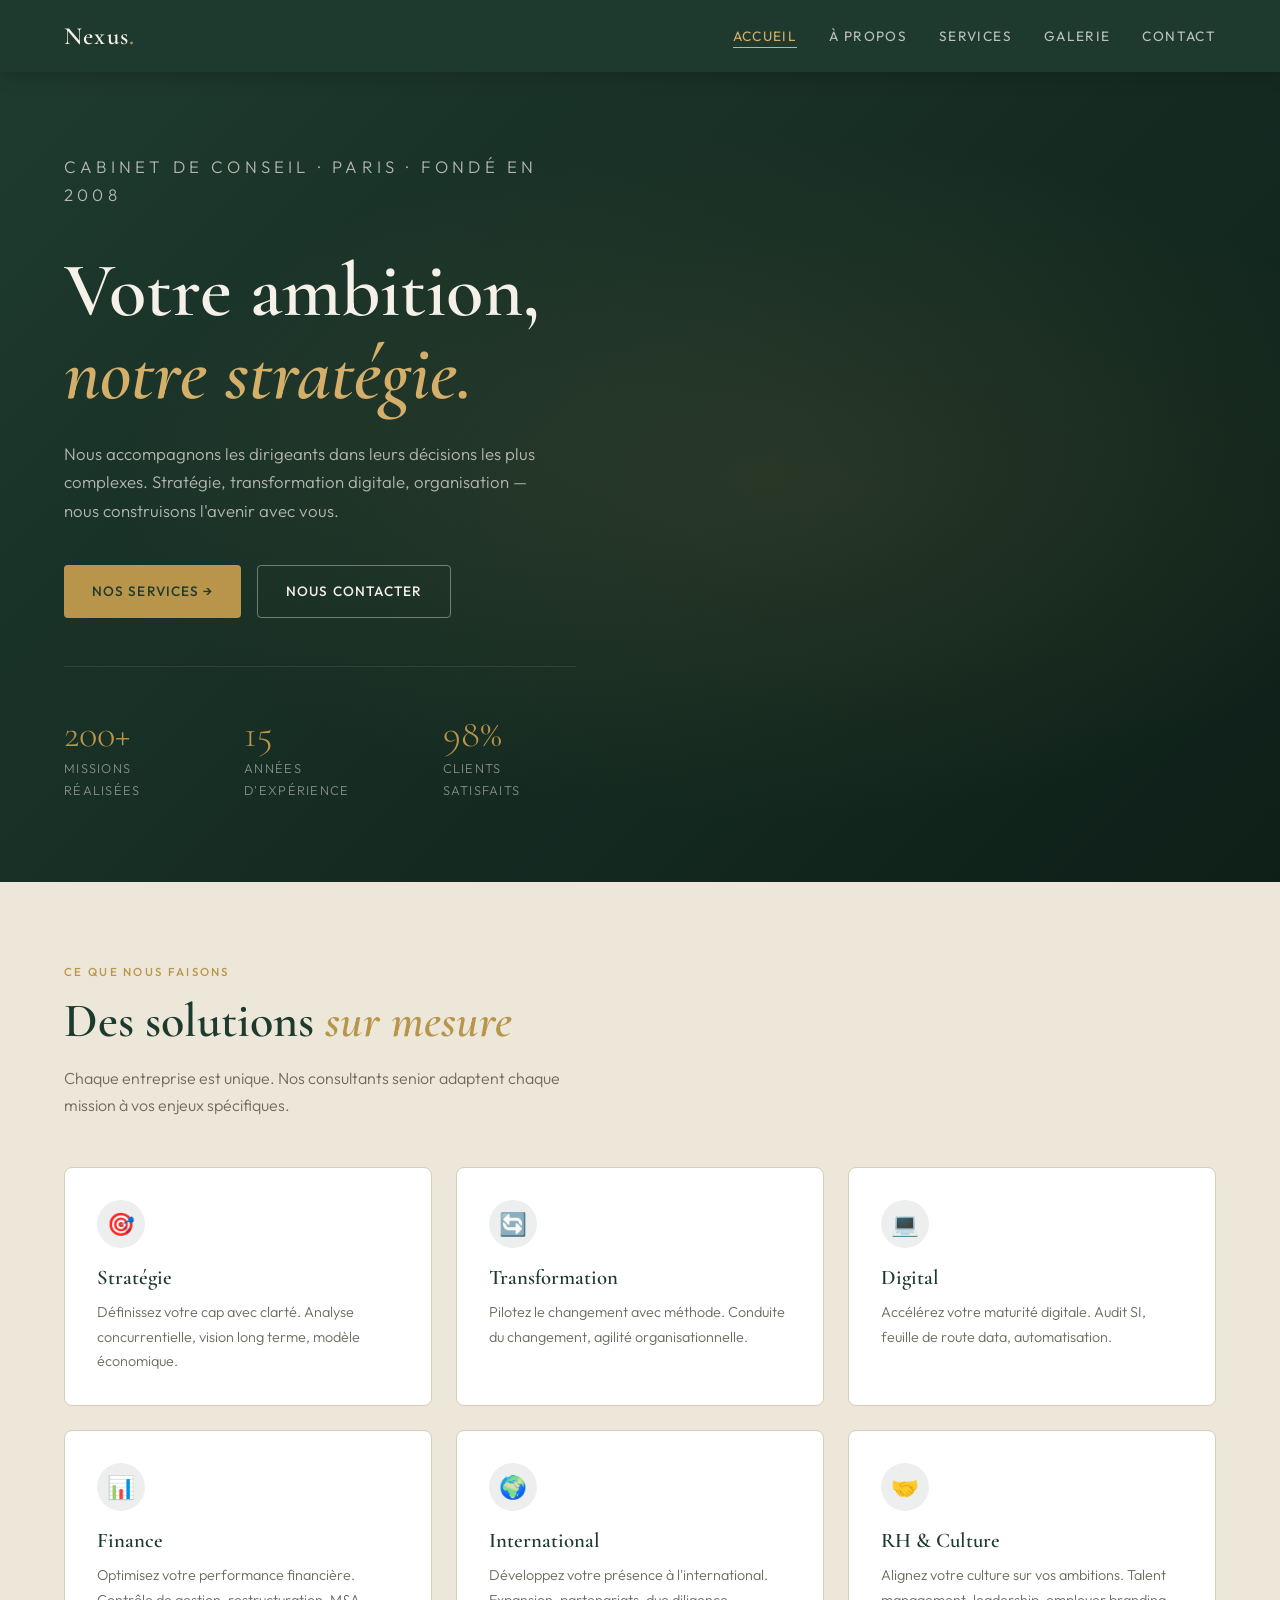
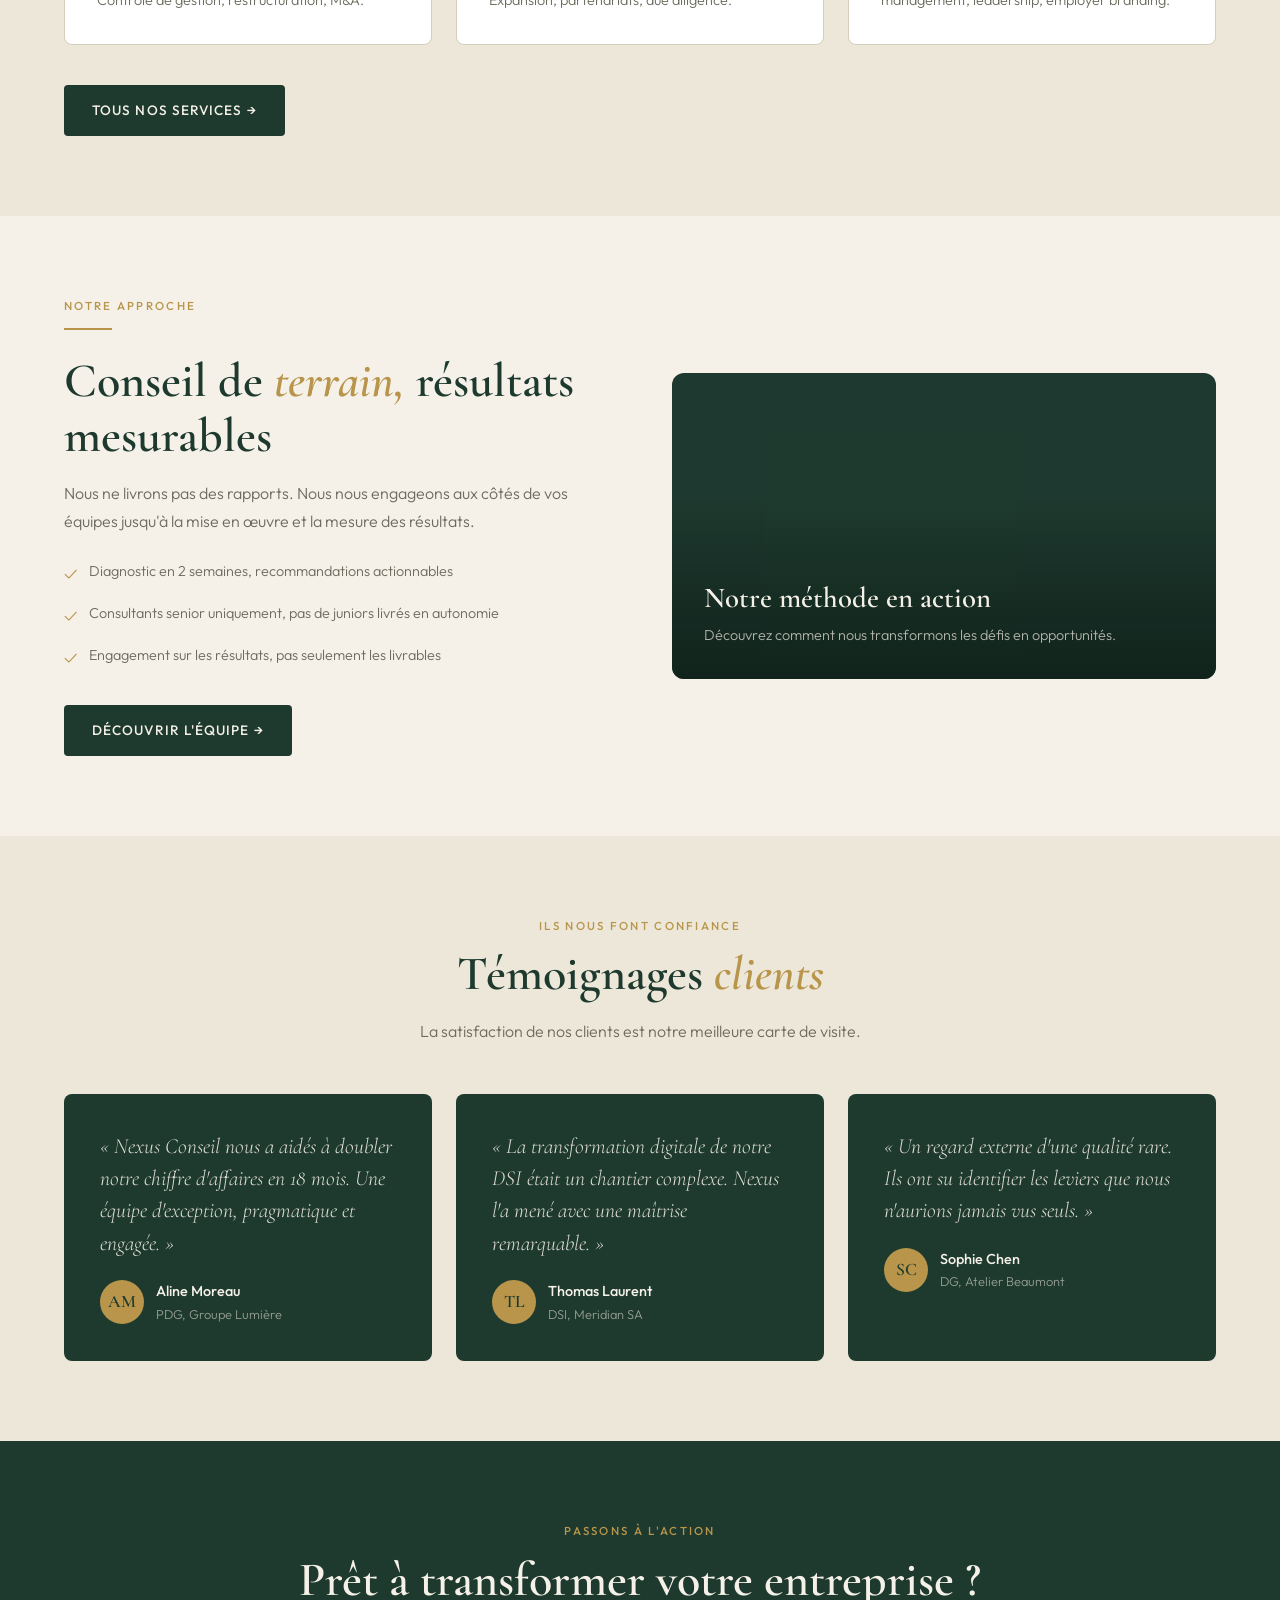
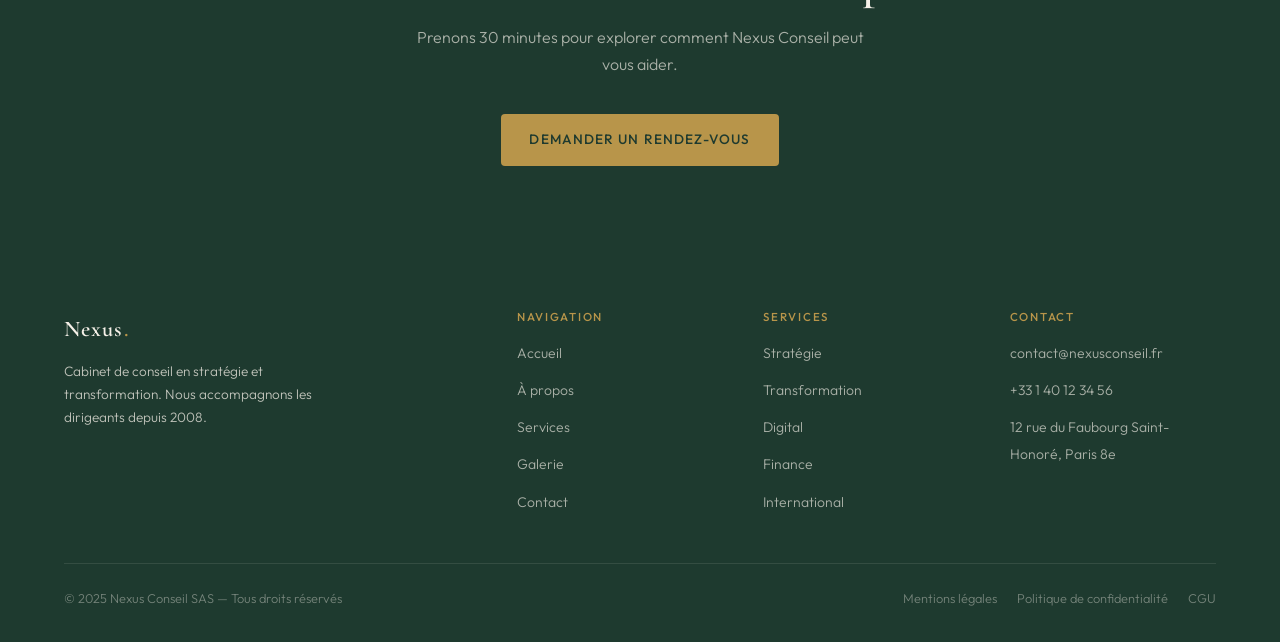
<file: tp3/index.html>
<!DOCTYPE html>
<html lang="fr">
<head>
<meta charset="UTF-8"/>
<meta name="viewport" content="width=device-width,initial-scale=1"/>
<title>Nexus Conseil — Cabinet de conseil en stratégie</title>
<meta name="description" content="Nexus Conseil accompagne les entreprises dans leur transformation stratégique, digitale et organisationnelle."/>
<meta property="og:title" content="Nexus Conseil"/>
<meta property="og:description" content="Cabinet de conseil en stratégie et transformation d'entreprise."/>
<meta property="og:type" content="website"/>
<meta property="og:url" content="https://nexusconseil.fr"/>
<meta property="og:image" content="https://nexusconseil.fr/images/og.jpg"/>
<meta name="twitter:card" content="summary_large_image"/>
<link rel="stylesheet" href="css/style.css"/>
<style>
.hero-stats{display:flex;gap:40px;margin-top:48px;padding-top:48px;border-top:1px solid rgba(245,240,232,0.1);}
.stat-num{font-family:'Cormorant Garamond',serif;font-size:2.4rem;color:var(--gold);line-height:1;}
.stat-label{font-size:0.8rem;color:rgba(245,240,232,0.5);letter-spacing:0.1em;text-transform:uppercase;margin-top:4px;}
.services-strip{background:var(--cream2);}
.video-wrap{position:relative;border-radius:12px;overflow:hidden;aspect-ratio:16/9;background:var(--green);}
.video-wrap video{width:100%;height:100%;object-fit:cover;opacity:0.7;}
.video-overlay{position:absolute;inset:0;display:flex;flex-direction:column;justify-content:flex-end;padding:32px;background:linear-gradient(to top,rgba(14,31,24,0.85) 0%,transparent 60%);}
.video-overlay h3{font-family:'Cormorant Garamond',serif;font-size:1.8rem;color:var(--cream);margin-bottom:8px;}
.video-overlay p{color:rgba(245,240,232,0.7);font-size:0.9rem;}
.split{display:grid;grid-template-columns:1fr 1fr;gap:64px;align-items:center;}
.split-img{border-radius:12px;overflow:hidden;aspect-ratio:4/3;background:var(--cream2);display:flex;align-items:center;justify-content:center;}
.split-img-inner{width:100%;height:100%;object-fit:cover;}
.placeholder-img{width:100%;height:100%;background:linear-gradient(135deg,var(--green2) 0%,var(--green) 100%);display:flex;align-items:center;justify-content:center;font-family:'Cormorant Garamond',serif;font-size:3rem;color:rgba(245,240,232,0.15);}
@media(max-width:768px){.split{grid-template-columns:1fr;}.hero-stats{flex-wrap:wrap;gap:24px;}}
</style>
</head>
<body>

<nav>
  <a href="index.html" class="nav-logo">Nexus<span>.</span></a>
  <ul class="nav-links">
    <li><a href="index.html" class="active">Accueil</a></li>
    <li><a href="pages/about.html">À propos</a></li>
    <li><a href="pages/services.html">Services</a></li>
    <li><a href="pages/gallery.html">Galerie</a></li>
    <li><a href="pages/contact.html">Contact</a></li>
  </ul>
  <button class="burger" aria-label="Menu"><span></span><span></span><span></span></button>
</nav>

<!-- HERO -->
<section class="hero" style="padding:0;">
  <div class="hero-bg"></div>
  <div class="hero-content" style="padding:80px 5vw;">
    <p class="hero-eyebrow">Cabinet de conseil · Paris · Fondé en 2008</p>
    <h1>Votre ambition,<br/><em>notre stratégie.</em></h1>
    <p>Nous accompagnons les dirigeants dans leurs décisions les plus complexes. Stratégie, transformation digitale, organisation — nous construisons l'avenir avec vous.</p>
    <div style="display:flex;gap:16px;flex-wrap:wrap;">
      <a href="pages/services.html" class="btn btn-gold">Nos services →</a>
      <a href="pages/contact.html" class="btn btn-outline">Nous contacter</a>
    </div>
    <div class="hero-stats">
      <div><div class="stat-num">200+</div><div class="stat-label">Missions réalisées</div></div>
      <div><div class="stat-num">15</div><div class="stat-label">Années d'expérience</div></div>
      <div><div class="stat-num">98%</div><div class="stat-label">Clients satisfaits</div></div>
    </div>
  </div>
</section>

<!-- SERVICES APERÇU -->
<section class="services-strip">
  <p class="section-label">Ce que nous faisons</p>
  <h2 class="section-title">Des solutions <em>sur mesure</em></h2>
  <p class="section-sub">Chaque entreprise est unique. Nos consultants senior adaptent chaque mission à vos enjeux spécifiques.</p>
  <div class="grid-3">
    <div class="card">
      <div class="card-icon">🎯</div>
      <h3>Stratégie</h3>
      <p>Définissez votre cap avec clarté. Analyse concurrentielle, vision long terme, modèle économique.</p>
    </div>
    <div class="card">
      <div class="card-icon">🔄</div>
      <h3>Transformation</h3>
      <p>Pilotez le changement avec méthode. Conduite du changement, agilité organisationnelle.</p>
    </div>
    <div class="card">
      <div class="card-icon">💻</div>
      <h3>Digital</h3>
      <p>Accélérez votre maturité digitale. Audit SI, feuille de route data, automatisation.</p>
    </div>
    <div class="card">
      <div class="card-icon">📊</div>
      <h3>Finance</h3>
      <p>Optimisez votre performance financière. Contrôle de gestion, restructuration, M&amp;A.</p>
    </div>
    <div class="card">
      <div class="card-icon">🌍</div>
      <h3>International</h3>
      <p>Développez votre présence à l'international. Expansion, partenariats, due diligence.</p>
    </div>
    <div class="card">
      <div class="card-icon">🤝</div>
      <h3>RH &amp; Culture</h3>
      <p>Alignez votre culture sur vos ambitions. Talent management, leadership, employer branding.</p>
    </div>
  </div>
  <div style="margin-top:40px;">
    <a href="pages/services.html" class="btn btn-green">Tous nos services →</a>
  </div>
</section>

<!-- VIDEO PRÉSENTATION -->
<section>
  <div class="split">
    <div>
      <p class="section-label">Notre approche</p>
      <div class="gold-line"></div>
      <h2 class="section-title">Conseil de <em>terrain,</em> résultats mesurables</h2>
      <p style="color:var(--muted);margin-bottom:24px;">Nous ne livrons pas des rapports. Nous nous engageons aux côtés de vos équipes jusqu'à la mise en œuvre et la mesure des résultats.</p>
      <ul style="list-style:none;display:flex;flex-direction:column;gap:12px;margin-bottom:32px;">
        <li style="display:flex;gap:12px;align-items:flex-start;font-size:0.9rem;color:var(--muted);">
          <span style="color:var(--gold);font-size:1.1rem;flex-shrink:0;">✓</span>
          Diagnostic en 2 semaines, recommandations actionnables
        </li>
        <li style="display:flex;gap:12px;align-items:flex-start;font-size:0.9rem;color:var(--muted);">
          <span style="color:var(--gold);font-size:1.1rem;flex-shrink:0;">✓</span>
          Consultants senior uniquement, pas de juniors livrés en autonomie
        </li>
        <li style="display:flex;gap:12px;align-items:flex-start;font-size:0.9rem;color:var(--muted);">
          <span style="color:var(--gold);font-size:1.1rem;flex-shrink:0;">✓</span>
          Engagement sur les résultats, pas seulement les livrables
        </li>
      </ul>
      <a href="pages/about.html" class="btn btn-green">Découvrir l'équipe →</a>
    </div>
    <div class="video-wrap">
      <video autoplay muted loop playsinline poster="">
        <source src="https://www.w3schools.com/html/mov_bbb.mp4" type="video/mp4"/>
      </video>
      <div class="video-overlay">
        <h3>Notre méthode en action</h3>
        <p>Découvrez comment nous transformons les défis en opportunités.</p>
      </div>
    </div>
  </div>
</section>

<!-- TÉMOIGNAGES -->
<section style="background:var(--cream2);">
  <p class="section-label text-center">Ils nous font confiance</p>
  <h2 class="section-title text-center">Témoignages <em>clients</em></h2>
  <p class="section-sub" style="margin:0 auto 48px;text-align:center;">La satisfaction de nos clients est notre meilleure carte de visite.</p>
  <div class="grid-3">
    <div class="testimonial">
      <blockquote>« Nexus Conseil nous a aidés à doubler notre chiffre d'affaires en 18 mois. Une équipe d'exception, pragmatique et engagée. »</blockquote>
      <div class="testimonial-author">
        <div class="testimonial-avatar">AM</div>
        <div>
          <div class="testimonial-name">Aline Moreau</div>
          <div class="testimonial-role">PDG, Groupe Lumière</div>
        </div>
      </div>
    </div>
    <div class="testimonial">
      <blockquote>« La transformation digitale de notre DSI était un chantier complexe. Nexus l'a mené avec une maîtrise remarquable. »</blockquote>
      <div class="testimonial-author">
        <div class="testimonial-avatar">TL</div>
        <div>
          <div class="testimonial-name">Thomas Laurent</div>
          <div class="testimonial-role">DSI, Meridian SA</div>
        </div>
      </div>
    </div>
    <div class="testimonial">
      <blockquote>« Un regard externe d'une qualité rare. Ils ont su identifier les leviers que nous n'aurions jamais vus seuls. »</blockquote>
      <div class="testimonial-author">
        <div class="testimonial-avatar">SC</div>
        <div>
          <div class="testimonial-name">Sophie Chen</div>
          <div class="testimonial-role">DG, Atelier Beaumont</div>
        </div>
      </div>
    </div>
  </div>
</section>

<!-- CTA -->
<section style="background:var(--green);text-align:center;">
  <p class="section-label" style="color:var(--gold);">Passons à l'action</p>
  <h2 style="font-family:'Cormorant Garamond',serif;font-size:clamp(2rem,4vw,3rem);color:var(--cream);margin-bottom:16px;">Prêt à transformer votre entreprise ?</h2>
  <p style="color:rgba(245,240,232,0.65);margin-bottom:36px;max-width:480px;margin-left:auto;margin-right:auto;">Prenons 30 minutes pour explorer comment Nexus Conseil peut vous aider.</p>
  <a href="pages/contact.html" class="btn btn-gold">Demander un rendez-vous</a>
</section>

<!-- FOOTER -->
<footer>
  <div class="footer-grid">
    <div class="footer-brand">
      <span class="nav-logo">Nexus<span>.</span></span>
      <p>Cabinet de conseil en stratégie et transformation. Nous accompagnons les dirigeants depuis 2008.</p>
    </div>
    <div class="footer-col">
      <h4>Navigation</h4>
      <ul>
        <li><a href="index.html">Accueil</a></li>
        <li><a href="pages/about.html">À propos</a></li>
        <li><a href="pages/services.html">Services</a></li>
        <li><a href="pages/gallery.html">Galerie</a></li>
        <li><a href="pages/contact.html">Contact</a></li>
      </ul>
    </div>
    <div class="footer-col">
      <h4>Services</h4>
      <ul>
        <li><a href="pages/services.html">Stratégie</a></li>
        <li><a href="pages/services.html">Transformation</a></li>
        <li><a href="pages/services.html">Digital</a></li>
        <li><a href="pages/services.html">Finance</a></li>
        <li><a href="pages/services.html">International</a></li>
      </ul>
    </div>
    <div class="footer-col">
      <h4>Contact</h4>
      <ul>
        <li><a href="mailto:contact@nexusconseil.fr">contact@nexusconseil.fr</a></li>
        <li><a href="tel:+33140123456">+33 1 40 12 34 56</a></li>
        <li><a href="#">12 rue du Faubourg Saint-Honoré, Paris 8e</a></li>
      </ul>
    </div>
  </div>
  <div class="footer-bottom">
    <span>© 2025 Nexus Conseil SAS — Tous droits réservés</span>
    <span style="display:flex;gap:20px;">
      <a href="#">Mentions légales</a>
      <a href="#">Politique de confidentialité</a>
      <a href="#">CGU</a>
    </span>
  </div>
</footer>

<script src="js/nav.js"></script>
</body>
</html>
</file>
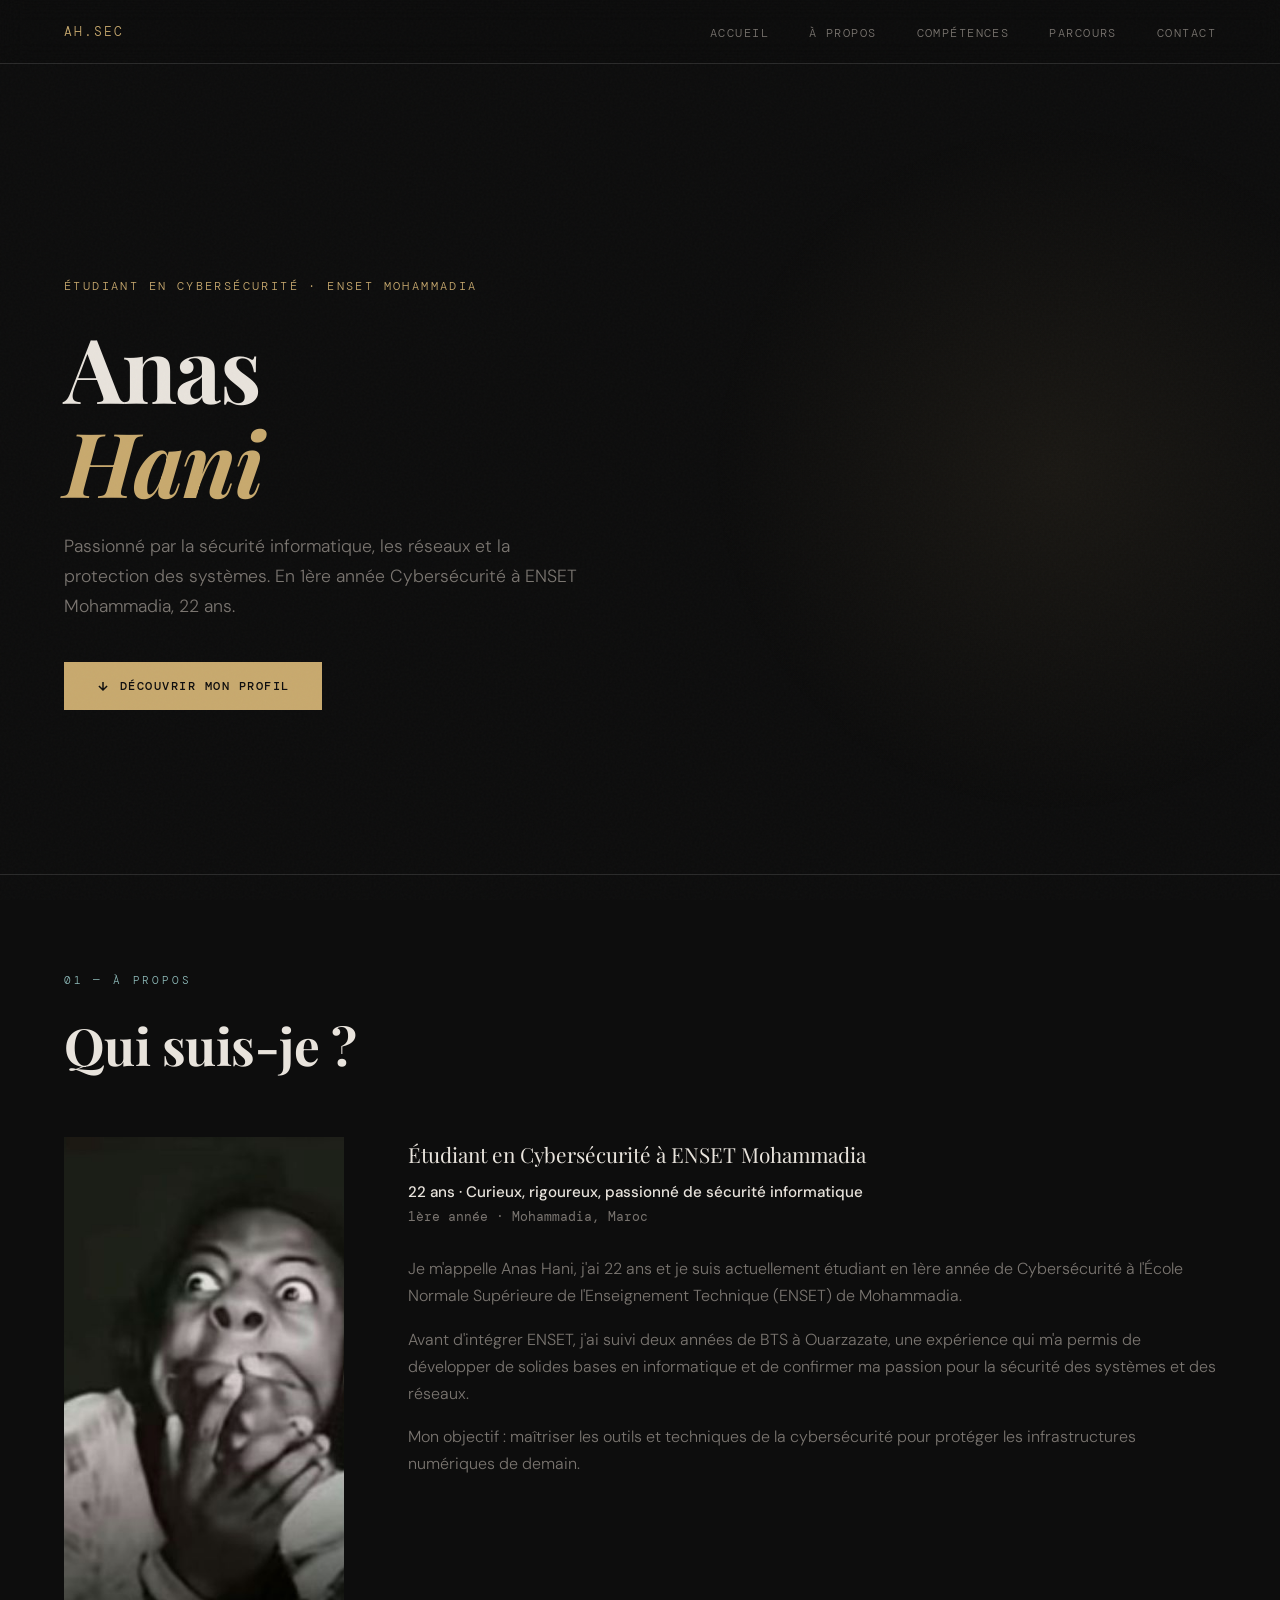
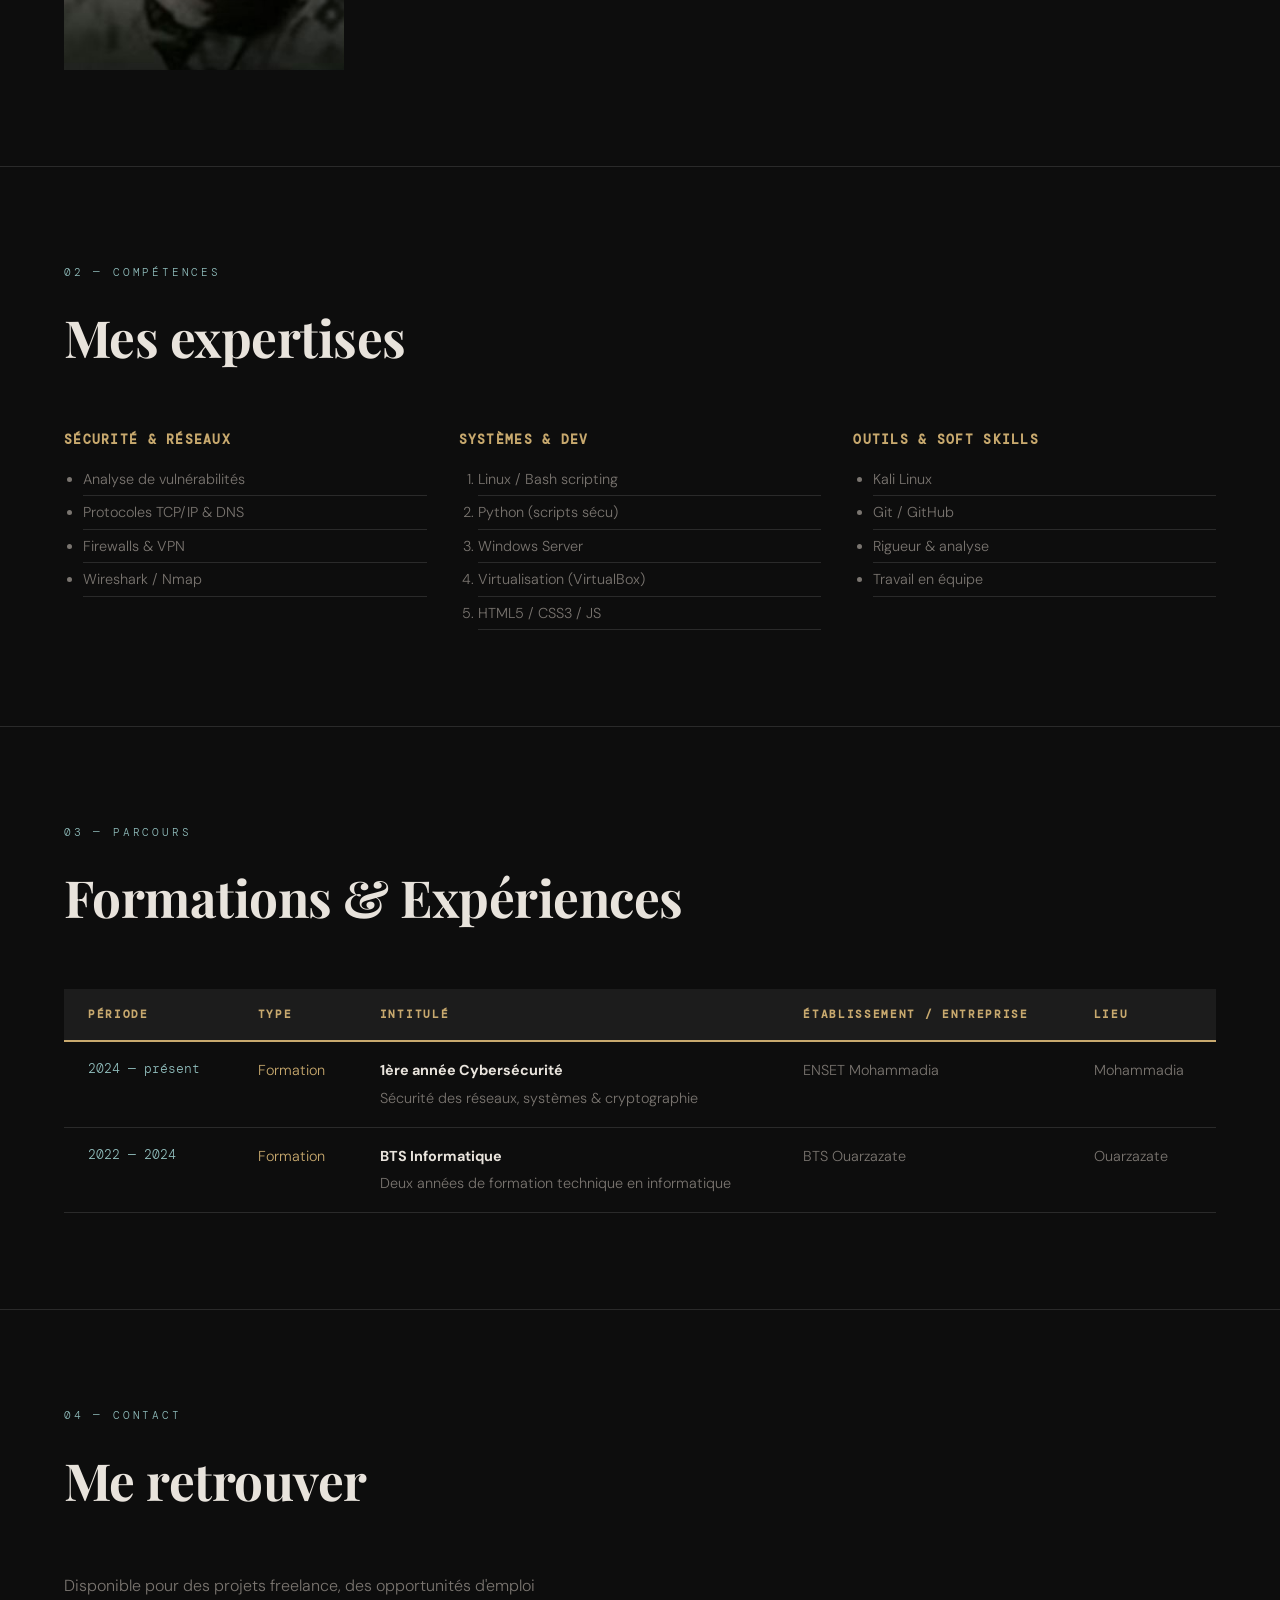
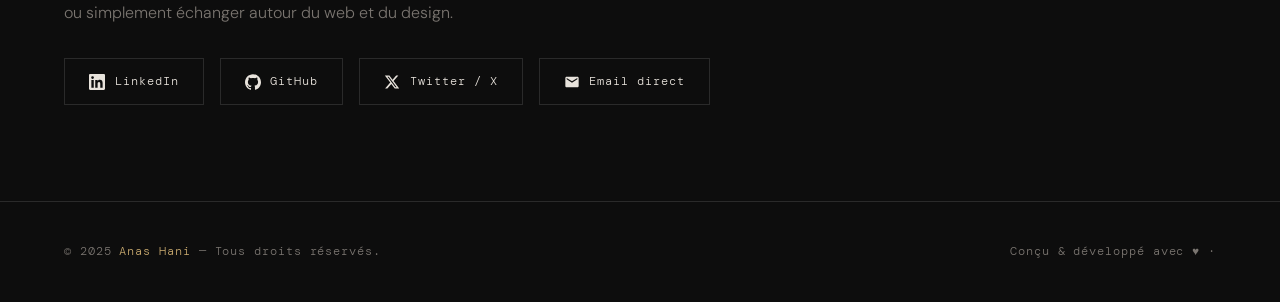
<file: tp1/cv_portfolio.html>
<!DOCTYPE html>
<html lang="fr">
<head>
  <meta charset="UTF-8" />
  <meta name="viewport" content="width=device-width, initial-scale=1.0" />
  <title>Anas Hani — Portfolio</title>
  <link rel="preconnect" href="https://fonts.googleapis.com" />
  <link rel="preconnect" href="https://fonts.gstatic.com" crossorigin />
  <link href="https://fonts.googleapis.com/css2?family=Playfair+Display:ital,wght@0,400;0,700;1,400&family=DM+Mono:wght@300;400;500&family=DM+Sans:wght@300;400;500&display=swap" rel="stylesheet" />
  <style>
    *, *::before, *::after { box-sizing: border-box; margin: 0; padding: 0; }

    :root {
      --bg: #0d0d0d;
      --surface: #141414;
      --surface2: #1c1c1c;
      --border: #2a2a2a;
      --accent: #c8a96e;
      --accent2: #8fbcbb;
      --text: #e8e3dc;
      --muted: #7a7570;
      --heading-font: 'Playfair Display', serif;
      --mono: 'DM Mono', monospace;
      --body: 'DM Sans', sans-serif;
    }

    html { scroll-behavior: smooth; }

    body {
      background: var(--bg);
      color: var(--text);
      font-family: var(--body);
      font-weight: 300;
      line-height: 1.7;
      overflow-x: hidden;
    }

    /* ── NOISE OVERLAY ── */
    body::before {
      content: '';
      position: fixed;
      inset: 0;
      background-image: url("data:image/svg+xml,%3Csvg viewBox='0 0 512 512' xmlns='http://www.w3.org/2000/svg'%3E%3Cfilter id='n'%3E%3CfeTurbulence type='fractalNoise' baseFrequency='0.75' numOctaves='4' stitchTiles='stitch'/%3E%3C/filter%3E%3Crect width='512' height='512' filter='url(%23n)' opacity='1'/%3E%3C/svg%3E");
      opacity: 0.025;
      pointer-events: none;
      z-index: 9999;
    }

    /* ── HEADER ── */
    header {
      position: sticky;
      top: 0;
      z-index: 100;
      background: rgba(13,13,13,0.92);
      backdrop-filter: blur(12px);
      border-bottom: 1px solid var(--border);
      padding: 0 5vw;
      display: flex;
      align-items: center;
      justify-content: space-between;
      height: 64px;
    }

    header .logo {
      font-family: var(--mono);
      font-size: 0.8rem;
      letter-spacing: 0.15em;
      color: var(--accent);
      text-transform: uppercase;
    }

    nav ul {
      list-style: none;
      display: flex;
      gap: 2.5rem;
    }

    nav ul li a {
      font-family: var(--mono);
      font-size: 0.75rem;
      letter-spacing: 0.12em;
      text-transform: uppercase;
      color: var(--muted);
      text-decoration: none;
      transition: color 0.25s;
    }

    nav ul li a:hover { color: var(--accent); }

    /* ── HERO ── */
    #accueil {
      min-height: 90vh;
      display: flex;
      align-items: center;
      padding: 8rem 5vw 5rem;
      position: relative;
      overflow: hidden;
    }

    #accueil::after {
      content: '';
      position: absolute;
      right: -10vw;
      top: 50%;
      transform: translateY(-50%);
      width: 55vw;
      height: 55vw;
      border-radius: 50%;
      background: radial-gradient(circle at center, rgba(200,169,110,0.07) 0%, transparent 70%);
      pointer-events: none;
    }

    .hero-content { max-width: 780px; }

    .hero-eyebrow {
      font-family: var(--mono);
      font-size: 0.75rem;
      letter-spacing: 0.2em;
      color: var(--accent);
      text-transform: uppercase;
      margin-bottom: 1.5rem;
      opacity: 0;
      animation: fadeUp 0.7s 0.1s forwards;
    }

    h1 {
      font-family: var(--heading-font);
      font-size: clamp(3rem, 7vw, 6rem);
      line-height: 1.05;
      font-weight: 700;
      letter-spacing: -0.02em;
      margin-bottom: 1.5rem;
      opacity: 0;
      animation: fadeUp 0.8s 0.25s forwards;
    }

    h1 em {
      font-style: italic;
      color: var(--accent);
    }

    .hero-desc {
      font-size: 1.1rem;
      color: var(--muted);
      max-width: 520px;
      margin-bottom: 2.5rem;
      opacity: 0;
      animation: fadeUp 0.8s 0.4s forwards;
    }

    .hero-cta {
      display: inline-flex;
      align-items: center;
      gap: 0.6rem;
      background: var(--accent);
      color: #0d0d0d;
      text-decoration: none;
      font-family: var(--mono);
      font-size: 0.78rem;
      font-weight: 500;
      letter-spacing: 0.12em;
      text-transform: uppercase;
      padding: 0.85rem 2rem;
      transition: background 0.25s, transform 0.2s;
      opacity: 0;
      animation: fadeUp 0.8s 0.55s forwards;
    }

    .hero-cta:hover { background: #dab97e; transform: translateY(-2px); }

    @keyframes fadeUp {
      from { opacity: 0; transform: translateY(24px); }
      to   { opacity: 1; transform: translateY(0); }
    }

    /* ── SECTIONS ── */
    section { padding: 6rem 5vw; }
    section + section { border-top: 1px solid var(--border); }

    .section-label {
      font-family: var(--mono);
      font-size: 0.7rem;
      letter-spacing: 0.25em;
      text-transform: uppercase;
      color: var(--accent2);
      margin-bottom: 0.75rem;
    }

    h2 {
      font-family: var(--heading-font);
      font-size: clamp(2rem, 4vw, 3.2rem);
      font-weight: 700;
      margin-bottom: 3rem;
      letter-spacing: -0.01em;
    }

    h3 {
      font-family: var(--heading-font);
      font-size: 1.3rem;
      font-weight: 400;
      margin-bottom: 0.5rem;
    }

    h4 {
      font-family: var(--mono);
      font-size: 0.8rem;
      letter-spacing: 0.1em;
      text-transform: uppercase;
      color: var(--accent);
      margin-bottom: 1rem;
    }

    h5 { font-size: 0.95rem; font-weight: 500; color: var(--text); }
    h6 { font-size: 0.8rem; font-weight: 400; color: var(--muted); font-family: var(--mono); }

    /* ── À PROPOS ── */
    .about-grid {
      display: grid;
      grid-template-columns: 280px 1fr;
      gap: 4rem;
      align-items: start;
    }

    .about-photo-wrap {
      position: relative;
    }

    .about-photo-wrap::before {
      content: '';
      position: absolute;
      inset: -8px;
      opacity: 0.35;
      transform: translate(8px, 8px);
    }

    .about-photo-wrap img {
      width: 100%;
      aspect-ratio: 3/4;
      object-fit: cover;
      display: block;
      filter: grayscale(20%);
    }

    .about-text p { color: var(--muted); margin-bottom: 1rem; }

    /* ── COMPÉTENCES ── */
    .skills-grid {
      display: grid;
      grid-template-columns: repeat(auto-fit, minmax(220px, 1fr));
      gap: 2rem;
    }

    .skill-group h4 { margin-bottom: 0.75rem; }

    .skill-group ul,
    .skill-group ol {
      padding-left: 1.2rem;
    }

    .skill-group ul li,
    .skill-group ol li {
      color: var(--muted);
      font-size: 0.9rem;
      padding: 0.25rem 0;
      border-bottom: 1px solid var(--border);
    }

    /* ── FORMATIONS / EXPÉRIENCES TABLE ── */
    .table-wrap { overflow-x: auto; }

    table {
      width: 100%;
      border-collapse: collapse;
      font-size: 0.9rem;
    }

    thead tr {
      background: var(--surface2);
      border-bottom: 2px solid var(--accent);
    }

    thead th {
      font-family: var(--mono);
      font-size: 0.7rem;
      letter-spacing: 0.15em;
      text-transform: uppercase;
      color: var(--accent);
      padding: 1rem 1.5rem;
      text-align: left;
    }

    tbody tr {
      border-bottom: 1px solid var(--border);
      transition: background 0.2s;
    }

    tbody tr:hover { background: var(--surface2); }

    tbody td {
      padding: 1rem 1.5rem;
      color: var(--muted);
      vertical-align: top;
    }

    tbody td:first-child {
      font-family: var(--mono);
      font-size: 0.8rem;
      color: var(--accent2);
      white-space: nowrap;
    }

    tbody td strong { color: var(--text); display: block; margin-bottom: 0.2rem; }

    /* ── RÉSEAUX SOCIAUX ── */
    .socials-grid {
      display: flex;
      flex-wrap: wrap;
      gap: 1rem;
    }

    .social-link {
      display: inline-flex;
      align-items: center;
      gap: 0.6rem;
      padding: 0.75rem 1.5rem;
      border: 1px solid var(--border);
      color: var(--text);
      text-decoration: none;
      font-family: var(--mono);
      font-size: 0.78rem;
      letter-spacing: 0.08em;
      transition: border-color 0.25s, color 0.25s, background 0.25s;
    }

    .social-link:hover {
      border-color: var(--accent);
      color: var(--accent);
      background: rgba(200,169,110,0.05);
    }

    .social-link svg { width: 16px; height: 16px; fill: currentColor; }

    /* ── FOOTER ── */
    footer {
      border-top: 1px solid var(--border);
      padding: 2.5rem 5vw;
      display: flex;
      align-items: center;
      justify-content: space-between;
      flex-wrap: wrap;
      gap: 1rem;
    }

    footer p {
      font-family: var(--mono);
      font-size: 0.72rem;
      color: var(--muted);
      letter-spacing: 0.08em;
    }

    footer a { color: var(--accent); text-decoration: none; }

    /* ── RESPONSIVE ── */
    @media (max-width: 680px) {
      .about-grid { grid-template-columns: 1fr; }
      nav ul { gap: 1.2rem; }
    }
  </style>
</head>
<body>

  <!-- ════════════════════════════════ HEADER ════════════════════════════════ -->
  <header>
    <span class="logo">AH.sec</span>
    <nav aria-label="Navigation principale">
      <ul>
        <li><a href="#accueil">Accueil</a></li>
        <li><a href="#apropos">À propos</a></li>
        <li><a href="#competences">Compétences</a></li>
        <li><a href="#parcours">Parcours</a></li>
        <li><a href="#contact">Contact</a></li>
      </ul>
    </nav>
  </header>

  <!-- ════════════════════════════════ MAIN ════════════════════════════════ -->
  <main>

    <!-- ── HERO ── -->
    <section id="accueil" aria-labelledby="hero-title">
      <div class="hero-content">
        <p class="hero-eyebrow">Étudiant en Cybersécurité · ENSET Mohammadia</p>
        <h1 id="hero-title">Anas<br /><em>Hani</em></h1>
        <p class="hero-desc">
          Passionné par la sécurité informatique, les réseaux et la protection des systèmes.
          En 1ère année Cybersécurité à ENSET Mohammadia, 22 ans.
        </p>
        <a href="#apropos" class="hero-cta">
          <svg width="14" height="14" viewBox="0 0 24 24" fill="none" stroke="currentColor" stroke-width="2.5" aria-hidden="true"><path d="M12 5v14M5 12l7 7 7-7"/></svg>
          Découvrir mon profil
        </a>
      </div>
    </section>

    <!-- ── À PROPOS ── -->
    <section id="apropos" aria-labelledby="apropos-title">
      <p class="section-label">01 — À propos</p>
      <h2 id="apropos-title">Qui suis-je ?</h2>
      <div class="about-grid">
        <div class="about-photo-wrap">
          <img
            src="pic.jpg"
            alt="Portrait d'Anas Hani, étudiant en cybersécurité à ENSET Mohammadia"
            width="400"
            height="533"
          />
        </div>
        <div class="about-text">
          <h3>Étudiant en Cybersécurité à ENSET Mohammadia</h3>
          <h5>22 ans · Curieux, rigoureux, passionné de sécurité informatique</h5>
          <h6>1ère année · Mohammadia, Maroc</h6>
          <br />
          <p>
            Je m'appelle Anas Hani, j'ai 22 ans et je suis actuellement étudiant en 1ère année
            de Cybersécurité à l'École Normale Supérieure de l'Enseignement Technique (ENSET) de Mohammadia.
          </p>
          <p>
            Avant d'intégrer ENSET, j'ai suivi deux années de BTS à Ouarzazate, une expérience
            qui m'a permis de développer de solides bases en informatique et de confirmer ma passion
            pour la sécurité des systèmes et des réseaux.
          </p>
          <p>
            Mon objectif : maîtriser les outils et techniques de la cybersécurité pour protéger
            les infrastructures numériques de demain.
          </p>
        </div>
      </div>
    </section>

    <!-- ── COMPÉTENCES ── -->
    <section id="competences" aria-labelledby="comp-title">
      <p class="section-label">02 — Compétences</p>
      <h2 id="comp-title">Mes expertises</h2>
      <div class="skills-grid">

        <div class="skill-group">
          <h4>Sécurité &amp; Réseaux</h4>
          <ul aria-label="Compétences en sécurité et réseaux">
            <li>Analyse de vulnérabilités</li>
            <li>Protocoles TCP/IP &amp; DNS</li>
            <li>Firewalls &amp; VPN</li>
            <li>Wireshark / Nmap</li>
          </ul>
        </div>

        <div class="skill-group">
          <h4>Systèmes &amp; Dev</h4>
          <ol aria-label="Compétences systèmes et développement par ordre de maîtrise">
            <li>Linux / Bash scripting</li>
            <li>Python (scripts sécu)</li>
            <li>Windows Server</li>
            <li>Virtualisation (VirtualBox)</li>
            <li>HTML5 / CSS3 / JS</li>
          </ol>
        </div>

        <div class="skill-group">
          <h4>Outils &amp; Soft skills</h4>
          <ul aria-label="Outils et compétences transversales">
            <li>Kali Linux</li>
            <li>Git / GitHub</li>
            <li>Rigueur &amp; analyse</li>
            <li>Travail en équipe</li>
          </ul>
        </div>

      </div>
    </section>

    <!-- ── PARCOURS ── -->
    <section id="parcours" aria-labelledby="parcours-title">
      <p class="section-label">03 — Parcours</p>
      <h2 id="parcours-title">Formations &amp; Expériences</h2>
      <div class="table-wrap">
        <table aria-label="Tableau des formations et expériences professionnelles">
          <thead>
            <tr>
              <th scope="col">Période</th>
              <th scope="col">Type</th>
              <th scope="col">Intitulé</th>
              <th scope="col">Établissement / Entreprise</th>
              <th scope="col">Lieu</th>
            </tr>
          </thead>
          <tbody>
            <tr>
              <td>2024 — présent</td>
              <td><span style="color:var(--accent)">Formation</span></td>
              <td><strong>1ère année Cybersécurité</strong>Sécurité des réseaux, systèmes &amp; cryptographie</td>
              <td>ENSET Mohammadia</td>
              <td>Mohammadia</td>
            </tr>
            <tr>
              <td>2022 — 2024</td>
              <td><span style="color:var(--accent)">Formation</span></td>
              <td><strong>BTS Informatique</strong>Deux années de formation technique en informatique</td>
              <td>BTS Ouarzazate</td>
              <td>Ouarzazate</td>
            </tr>
          </tbody>
        </table>
      </div>
    </section>

    <!-- ── CONTACT / RÉSEAUX ── -->
    <section id="contact" aria-labelledby="contact-title">
      <p class="section-label">04 — Contact</p>
      <h2 id="contact-title">Me retrouver</h2>
      <p style="color:var(--muted);margin-bottom:2rem;max-width:480px;">
        Disponible pour des projets freelance, des opportunités d'emploi ou simplement
        échanger autour du web et du design.
      </p>
      <div class="socials-grid" aria-label="Liens vers les réseaux sociaux">

        <a href="https://www.linkedin.com/in/anas-hani-13894b2b7/" target="_blank" rel="noopener noreferrer" class="social-link" aria-label="Profil LinkedIn d'Anas Hani (s'ouvre dans un nouvel onglet)">
          <svg viewBox="0 0 24 24" aria-hidden="true"><path d="M20.45 20.45h-3.55v-5.57c0-1.33-.03-3.04-1.85-3.04-1.85 0-2.14 1.45-2.14 2.94v5.67H9.36V9h3.41v1.56h.05c.47-.9 1.63-1.85 3.36-1.85 3.59 0 4.25 2.36 4.25 5.43v6.31zM5.34 7.43a2.06 2.06 0 1 1 0-4.12 2.06 2.06 0 0 1 0 4.12zm1.78 13.02H3.56V9h3.56v11.45zM22.23 0H1.77C.79 0 0 .77 0 1.72v20.56C0 23.23.79 24 1.77 24h20.46C23.2 24 24 23.23 24 22.28V1.72C24 .77 23.2 0 22.23 0z"/></svg>
          LinkedIn
        </a>

        <a href="https://github.com/AverageCEnjoyer" target="_blank" rel="noopener noreferrer" class="social-link" aria-label="Profil GitHub d'Anas Hani (s'ouvre dans un nouvel onglet)">
          <svg viewBox="0 0 24 24" aria-hidden="true"><path d="M12 .297c-6.63 0-12 5.373-12 12 0 5.303 3.438 9.8 8.205 11.385.6.113.82-.258.82-.577 0-.285-.01-1.04-.015-2.04-3.338.724-4.042-1.61-4.042-1.61C4.422 18.07 3.633 17.7 3.633 17.7c-1.087-.744.084-.729.084-.729 1.205.084 1.838 1.236 1.838 1.236 1.07 1.835 2.809 1.305 3.495.998.108-.776.417-1.305.76-1.605-2.665-.3-5.466-1.332-5.466-5.93 0-1.31.465-2.38 1.235-3.22-.135-.303-.54-1.523.105-3.176 0 0 1.005-.322 3.3 1.23.96-.267 1.98-.399 3-.405 1.02.006 2.04.138 3 .405 2.28-1.552 3.285-1.23 3.285-1.23.645 1.653.24 2.873.12 3.176.765.84 1.23 1.91 1.23 3.22 0 4.61-2.805 5.625-5.475 5.92.42.36.81 1.096.81 2.22 0 1.606-.015 2.896-.015 3.286 0 .315.21.69.825.57C20.565 22.092 24 17.592 24 12.297c0-6.627-5.373-12-12-12"/></svg>
          GitHub
        </a>

        <a href="https://twitter.com" target="_blank" rel="noopener noreferrer" class="social-link" aria-label="Profil Twitter d'Anas Hani (s'ouvre dans un nouvel onglet)">
          <svg viewBox="0 0 24 24" aria-hidden="true"><path d="M18.244 2.25h3.308l-7.227 8.26 8.502 11.24H16.17l-5.214-6.817L4.99 21.75H1.68l7.73-8.835L1.254 2.25H8.08l4.713 6.231zm-1.161 17.52h1.833L7.084 4.126H5.117z"/></svg>
          Twitter / X
        </a>

        <a href="mailto:hanianas387@gmail.com" class="social-link" aria-label="Envoyer un email à Anas Hani">
          <svg viewBox="0 0 24 24" aria-hidden="true"><path d="M20 4H4c-1.1 0-2 .9-2 2v12c0 1.1.9 2 2 2h16c1.1 0 2-.9 2-2V6c0-1.1-.9-2-2-2zm0 4l-8 5-8-5V6l8 5 8-5v2z"/></svg>
          Email direct
        </a>

      </div>
    </section>

  </main>

  <!-- ════════════════════════════════ FOOTER ════════════════════════════════ -->
  <footer>
    <p>© 2025 <a href="#accueil">Anas Hani</a> — Tous droits réservés.</p>
    <p>Conçu &amp; développé avec ♥ ·</p>
  </footer>

</body>
</html>
</file>
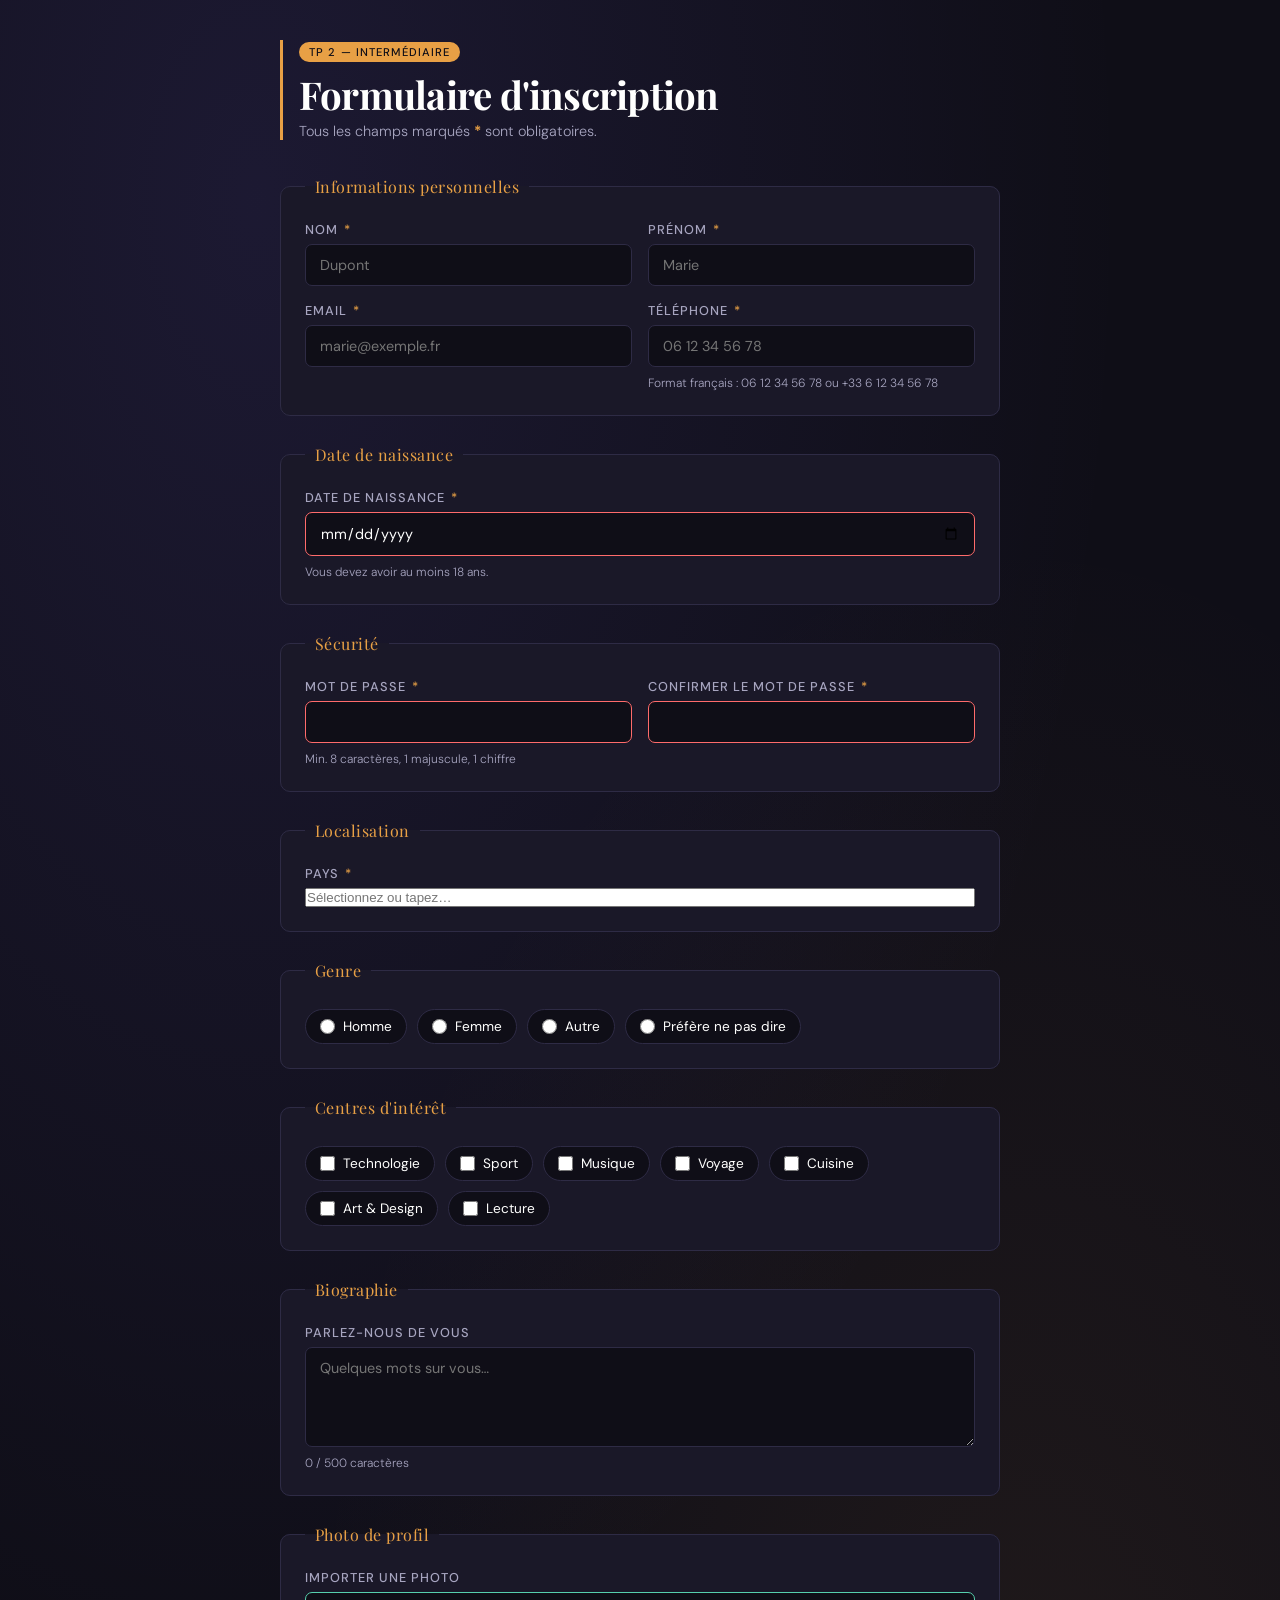
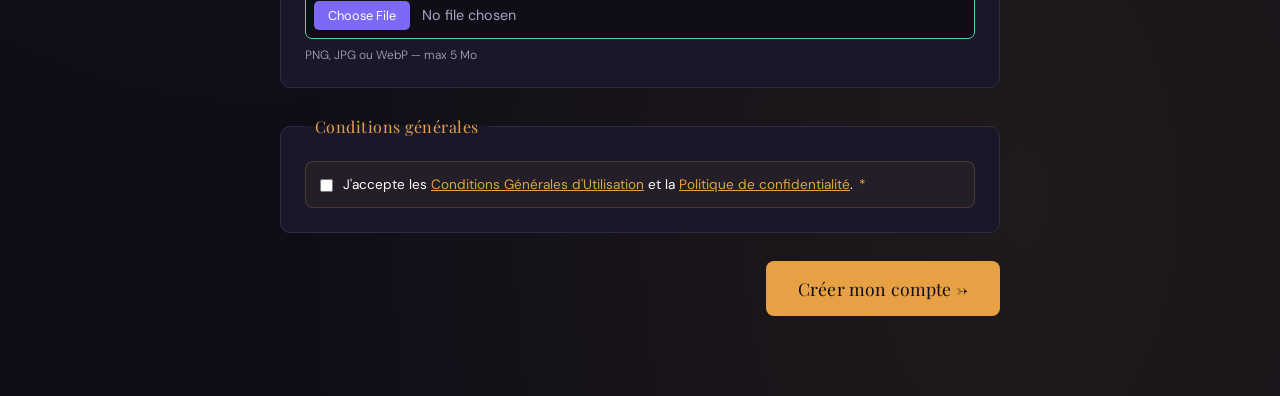
<file: tp2/formulaire-inscription.html>
<!DOCTYPE html>
<html lang="fr">
<head>
  <meta charset="UTF-8" />
  <meta name="viewport" content="width=device-width, initial-scale=1.0"/>
  <title>Formulaire d'inscription</title>
  <link href="https://fonts.googleapis.com/css2?family=Playfair+Display:wght@700&family=DM+Sans:wght@300;400;500&display=swap" rel="stylesheet"/>
  <style>
    *, *::before, *::after { box-sizing: border-box; margin: 0; padding: 0; }

    :root {
      --bg: #0f0e17;
      --surface: #1a1828;
      --border: #2e2b45;
      --accent: #e8a045;
      --accent2: #7c6af7;
      --text: #fffffe;
      --muted: #a7a5c0;
      --error: #ff6b6b;
      --success: #56cfad;
      --radius: 10px;
    }

    body {
      background: var(--bg);
      color: var(--text);
      font-family: 'DM Sans', sans-serif;
      font-weight: 300;
      min-height: 100vh;
      display: flex;
      align-items: flex-start;
      justify-content: center;
      padding: 40px 16px 80px;
      background-image:
        radial-gradient(ellipse at 20% 10%, rgba(124,106,247,0.12) 0%, transparent 60%),
        radial-gradient(ellipse at 80% 90%, rgba(232,160,69,0.08) 0%, transparent 50%);
    }

    .wrapper {
      width: 100%;
      max-width: 720px;
      animation: fadeUp 0.6s ease both;
    }

    @keyframes fadeUp {
      from { opacity: 0; transform: translateY(24px); }
      to   { opacity: 1; transform: translateY(0); }
    }

    header {
      margin-bottom: 36px;
      border-left: 3px solid var(--accent);
      padding-left: 16px;
    }

    header h1 {
      font-family: 'Playfair Display', serif;
      font-size: clamp(1.6rem, 4vw, 2.4rem);
      letter-spacing: -0.02em;
      line-height: 1.15;
    }

    header p {
      margin-top: 6px;
      color: var(--muted);
      font-size: 0.9rem;
    }

    .badge {
      display: inline-block;
      background: var(--accent);
      color: #0f0e17;
      font-size: 0.7rem;
      font-weight: 500;
      text-transform: uppercase;
      letter-spacing: 0.1em;
      padding: 3px 10px;
      border-radius: 99px;
      margin-bottom: 10px;
    }

    form { display: flex; flex-direction: column; gap: 28px; }

    fieldset {
      border: 1px solid var(--border);
      border-radius: var(--radius);
      padding: 24px;
      background: var(--surface);
      position: relative;
      transition: border-color 0.3s;
    }

    fieldset:focus-within {
      border-color: var(--accent2);
    }

    legend {
      font-family: 'Playfair Display', serif;
      font-size: 1rem;
      color: var(--accent);
      padding: 0 10px;
      letter-spacing: 0.03em;
    }

    .grid-2 { display: grid; grid-template-columns: 1fr 1fr; gap: 16px; }
    @media (max-width: 500px) { .grid-2 { grid-template-columns: 1fr; } }

    .field { display: flex; flex-direction: column; gap: 6px; }

    label {
      font-size: 0.8rem;
      font-weight: 500;
      color: var(--muted);
      text-transform: uppercase;
      letter-spacing: 0.08em;
    }

    label span.req { color: var(--accent); margin-left: 2px; }

    input[type="text"],
    input[type="email"],
    input[type="tel"],
    input[type="date"],
    input[type="password"],
    input[type="file"],
    select,
    textarea {
      background: var(--bg);
      border: 1px solid var(--border);
      color: var(--text);
      border-radius: 7px;
      padding: 11px 14px;
      font-family: 'DM Sans', sans-serif;
      font-size: 0.9rem;
      outline: none;
      transition: border-color 0.2s, box-shadow 0.2s;
      width: 100%;
    }

    input:focus, select:focus, textarea:focus {
      border-color: var(--accent2);
      box-shadow: 0 0 0 3px rgba(124,106,247,0.15);
    }

    input:invalid:not(:placeholder-shown),
    input:user-invalid {
      border-color: var(--error);
    }

    input:valid:not(:placeholder-shown) {
      border-color: var(--success);
    }

    textarea {
      resize: vertical;
      min-height: 100px;
    }

    select option { background: var(--surface); }

    .hint {
      font-size: 0.75rem;
      color: var(--muted);
      margin-top: 2px;
    }

    /* Radio & Checkboxes */
    .radio-group, .checkbox-group {
      display: flex;
      flex-wrap: wrap;
      gap: 10px;
      margin-top: 4px;
    }

    .radio-group label, .checkbox-group label {
      display: flex;
      align-items: center;
      gap: 8px;
      font-size: 0.85rem;
      color: var(--text);
      text-transform: none;
      letter-spacing: 0;
      cursor: pointer;
      background: var(--bg);
      border: 1px solid var(--border);
      padding: 8px 14px;
      border-radius: 99px;
      transition: border-color 0.2s, background 0.2s;
      font-weight: 400;
    }

    .radio-group label:hover, .checkbox-group label:hover {
      border-color: var(--accent2);
      background: rgba(124,106,247,0.08);
    }

    input[type="radio"], input[type="checkbox"] {
      width: 15px;
      height: 15px;
      accent-color: var(--accent2);
    }

    input[type="radio"]:checked + span,
    input[type="checkbox"]:checked + span {
      color: var(--accent2);
    }

    /* CGU */
    .cgu-line {
      display: flex;
      align-items: flex-start;
      gap: 10px;
      background: rgba(232,160,69,0.05);
      border: 1px solid rgba(232,160,69,0.2);
      border-radius: 8px;
      padding: 14px;
    }

    .cgu-line input { width: auto; flex-shrink: 0; margin-top: 2px; }
    .cgu-line label {
      font-size: 0.85rem;
      color: var(--text);
      text-transform: none;
      letter-spacing: 0;
      font-weight: 400;
    }
    .cgu-line a { color: var(--accent); text-decoration: underline; }

    /* File */
    input[type="file"] {
      cursor: pointer;
      padding: 8px;
      color: var(--muted);
    }

    input[type="file"]::file-selector-button {
      background: var(--accent2);
      color: white;
      border: none;
      border-radius: 5px;
      padding: 6px 14px;
      font-size: 0.8rem;
      cursor: pointer;
      margin-right: 12px;
      font-family: 'DM Sans', sans-serif;
    }

    /* Submit */
    .submit-btn {
      background: var(--accent);
      color: #0f0e17;
      border: none;
      border-radius: 8px;
      padding: 16px 32px;
      font-family: 'Playfair Display', serif;
      font-size: 1.1rem;
      cursor: pointer;
      align-self: flex-end;
      transition: transform 0.15s, box-shadow 0.15s, background 0.15s;
      letter-spacing: 0.01em;
    }

    .submit-btn:hover {
      transform: translateY(-2px);
      box-shadow: 0 8px 24px rgba(232,160,69,0.35);
    }

    .submit-btn:active { transform: translateY(0); }

    /* Success banner */
    #success-banner {
      display: none;
      background: rgba(86,207,173,0.1);
      border: 1px solid var(--success);
      color: var(--success);
      border-radius: 10px;
      padding: 20px 24px;
      font-size: 0.95rem;
      text-align: center;
    }

    #success-banner.show { display: block; animation: fadeUp 0.4s ease; }

    /* Datalist arrow */
    select::-ms-expand { display: none; }
  </style>
</head>
<body>
<div class="wrapper">
  <header>
    <span class="badge">TP 2 — Intermédiaire</span>
    <h1>Formulaire d'inscription</h1>
    <p>Tous les champs marqués <strong style="color:var(--accent)">*</strong> sont obligatoires.</p>
  </header>

  <div id="success-banner">✅ Inscription réussie ! Bienvenue parmi nous.</div>

  <form id="form" novalidate>

    <!-- 1. Infos personnelles -->
    <fieldset>
      <legend>Informations personnelles</legend>
      <div class="grid-2">
        <div class="field">
          <label for="nom">Nom <span class="req">*</span></label>
          <input type="text" id="nom" name="nom" placeholder="Dupont"
                 autocomplete="family-name" required />
        </div>
        <div class="field">
          <label for="prenom">Prénom <span class="req">*</span></label>
          <input type="text" id="prenom" name="prenom" placeholder="Marie"
                 autocomplete="given-name" required />
        </div>
        <div class="field">
          <label for="email">Email <span class="req">*</span></label>
          <input type="email" id="email" name="email" placeholder="marie@exemple.fr"
                 autocomplete="email" required />
        </div>
        <div class="field">
          <label for="tel">Téléphone <span class="req">*</span></label>
          <input type="tel" id="tel" name="tel" placeholder="06 12 34 56 78"
                 pattern="^(?:(?:\+|00)33|0)\s*[1-9](?:[\s.-]*\d{2}){4}$"
                 autocomplete="tel" required />
          <span class="hint">Format français : 06 12 34 56 78 ou +33 6 12 34 56 78</span>
        </div>
      </div>
    </fieldset>

    <!-- 2. Date de naissance -->
    <fieldset>
      <legend>Date de naissance</legend>
      <div class="field">
        <label for="dob">Date de naissance <span class="req">*</span></label>
        <input type="date" id="dob" name="dob"
               autocomplete="bday" required />
        <span class="hint">Vous devez avoir au moins 18 ans.</span>
      </div>
    </fieldset>

    <!-- 3. Mot de passe -->
    <fieldset>
      <legend>Sécurité</legend>
      <div class="grid-2">
        <div class="field">
          <label for="pwd">Mot de passe <span class="req">*</span></label>
          <input type="password" id="pwd" name="pwd"
                 pattern="(?=.*[A-Z])(?=.*\d).{8,}"
                 autocomplete="new-password" required />
          <span class="hint">Min. 8 caractères, 1 majuscule, 1 chiffre</span>
        </div>
        <div class="field">
          <label for="pwd2">Confirmer le mot de passe <span class="req">*</span></label>
          <input type="password" id="pwd2" name="pwd2"
                 autocomplete="new-password" required />
          <span id="pwd-match-hint" class="hint"></span>
        </div>
      </div>
    </fieldset>

    <!-- 4. Pays -->
    <fieldset>
      <legend>Localisation</legend>
      <div class="field">
        <label for="pays">Pays <span class="req">*</span></label>
        <input list="pays-list" id="pays" name="pays"
               placeholder="Sélectionnez ou tapez…"
               autocomplete="country-name" required />
        <datalist id="pays-list">
          <option value="France"/>
          <option value="Belgique"/>
          <option value="Suisse"/>
          <option value="Canada"/>
          <option value="Maroc"/>
          <option value="Tunisie"/>
          <option value="Algérie"/>
          <option value="Sénégal"/>
          <option value="Côte d'Ivoire"/>
          <option value="Madagascar"/>
        </datalist>
      </div>
    </fieldset>

    <!-- 5. Genre -->
    <fieldset>
      <legend>Genre</legend>
      <div class="radio-group">
        <label><input type="radio" name="genre" value="homme" required /><span>Homme</span></label>
        <label><input type="radio" name="genre" value="femme" /><span>Femme</span></label>
        <label><input type="radio" name="genre" value="autre" /><span>Autre</span></label>
        <label><input type="radio" name="genre" value="na" /><span>Préfère ne pas dire</span></label>
      </div>
    </fieldset>

    <!-- 6. Centres d'intérêt -->
    <fieldset>
      <legend>Centres d'intérêt</legend>
      <div class="checkbox-group">
        <label><input type="checkbox" name="interests" value="tech" /><span>Technologie</span></label>
        <label><input type="checkbox" name="interests" value="sport" /><span>Sport</span></label>
        <label><input type="checkbox" name="interests" value="musique" /><span>Musique</span></label>
        <label><input type="checkbox" name="interests" value="voyage" /><span>Voyage</span></label>
        <label><input type="checkbox" name="interests" value="cuisine" /><span>Cuisine</span></label>
        <label><input type="checkbox" name="interests" value="art" /><span>Art & Design</span></label>
        <label><input type="checkbox" name="interests" value="lecture" /><span>Lecture</span></label>
      </div>
    </fieldset>

    <!-- 7. Biographie -->
    <fieldset>
      <legend>Biographie</legend>
      <div class="field">
        <label for="bio">Parlez-nous de vous</label>
        <textarea id="bio" name="bio" maxlength="500"
                  placeholder="Quelques mots sur vous…"></textarea>
        <span class="hint" id="bio-count">0 / 500 caractères</span>
      </div>
    </fieldset>

    <!-- 8. Photo de profil -->
    <fieldset>
      <legend>Photo de profil</legend>
      <div class="field">
        <label for="photo">Importer une photo</label>
        <input type="file" id="photo" name="photo"
               accept="image/png, image/jpeg, image/webp" />
        <span class="hint">PNG, JPG ou WebP — max 5 Mo</span>
      </div>
    </fieldset>

    <!-- 9. CGU -->
    <fieldset>
      <legend>Conditions générales</legend>
      <div class="cgu-line">
        <input type="checkbox" id="cgu" name="cgu" required />
        <label for="cgu">
          J'accepte les <a href="#" onclick="return false">Conditions Générales d'Utilisation</a>
          et la <a href="#" onclick="return false">Politique de confidentialité</a>. <span class="req">*</span>
        </label>
      </div>
    </fieldset>

    <button type="submit" class="submit-btn">Créer mon compte →</button>

  </form>
</div>

<script>
  // ── Bio character counter ──────────────────────────────────────
  const bio = document.getElementById('bio');
  const bioCount = document.getElementById('bio-count');
  bio.addEventListener('input', () => {
    bioCount.textContent = `${bio.value.length} / 500 caractères`;
  });

  // ── Password match ─────────────────────────────────────────────
  const pwd  = document.getElementById('pwd');
  const pwd2 = document.getElementById('pwd2');
  const pwdHint = document.getElementById('pwd-match-hint');

  function checkPasswordMatch() {
    if (!pwd2.value) { pwdHint.textContent = ''; return; }
    if (pwd.value === pwd2.value) {
      pwdHint.style.color = 'var(--success)';
      pwdHint.textContent = '✓ Les mots de passe correspondent';
      pwd2.setCustomValidity('');
    } else {
      pwdHint.style.color = 'var(--error)';
      pwdHint.textContent = '✗ Les mots de passe ne correspondent pas';
      pwd2.setCustomValidity('Les mots de passe ne correspondent pas');
    }
  }

  pwd.addEventListener('input', checkPasswordMatch);
  pwd2.addEventListener('input', checkPasswordMatch);

  // ── Age ≥ 18 validation ────────────────────────────────────────
  const dob = document.getElementById('dob');
  // Set max to today - 18 years
  const today = new Date();
  const maxDate = new Date(today.getFullYear() - 18, today.getMonth(), today.getDate());
  dob.max = maxDate.toISOString().split('T')[0];

  dob.addEventListener('change', () => {
    const birth = new Date(dob.value);
    const age = (today - birth) / (365.25 * 24 * 3600 * 1000);
    if (age < 18) {
      dob.setCustomValidity('Vous devez avoir au moins 18 ans.');
    } else {
      dob.setCustomValidity('');
    }
  });

  // ── Form submit ────────────────────────────────────────────────
  const form = document.getElementById('form');
  form.addEventListener('submit', (e) => {
    e.preventDefault();

    // Trigger HTML5 validation UI
    if (!form.checkValidity()) {
      // find first invalid and report
      const invalid = form.querySelector(':invalid');
      if (invalid) {
        invalid.reportValidity();
      }
      return;
    }

    // Success
    form.style.display = 'none';
    const banner = document.getElementById('success-banner');
    banner.classList.add('show');
    window.scrollTo({ top: 0, behavior: 'smooth' });
  });
</script>
</body>
</html>
</file>
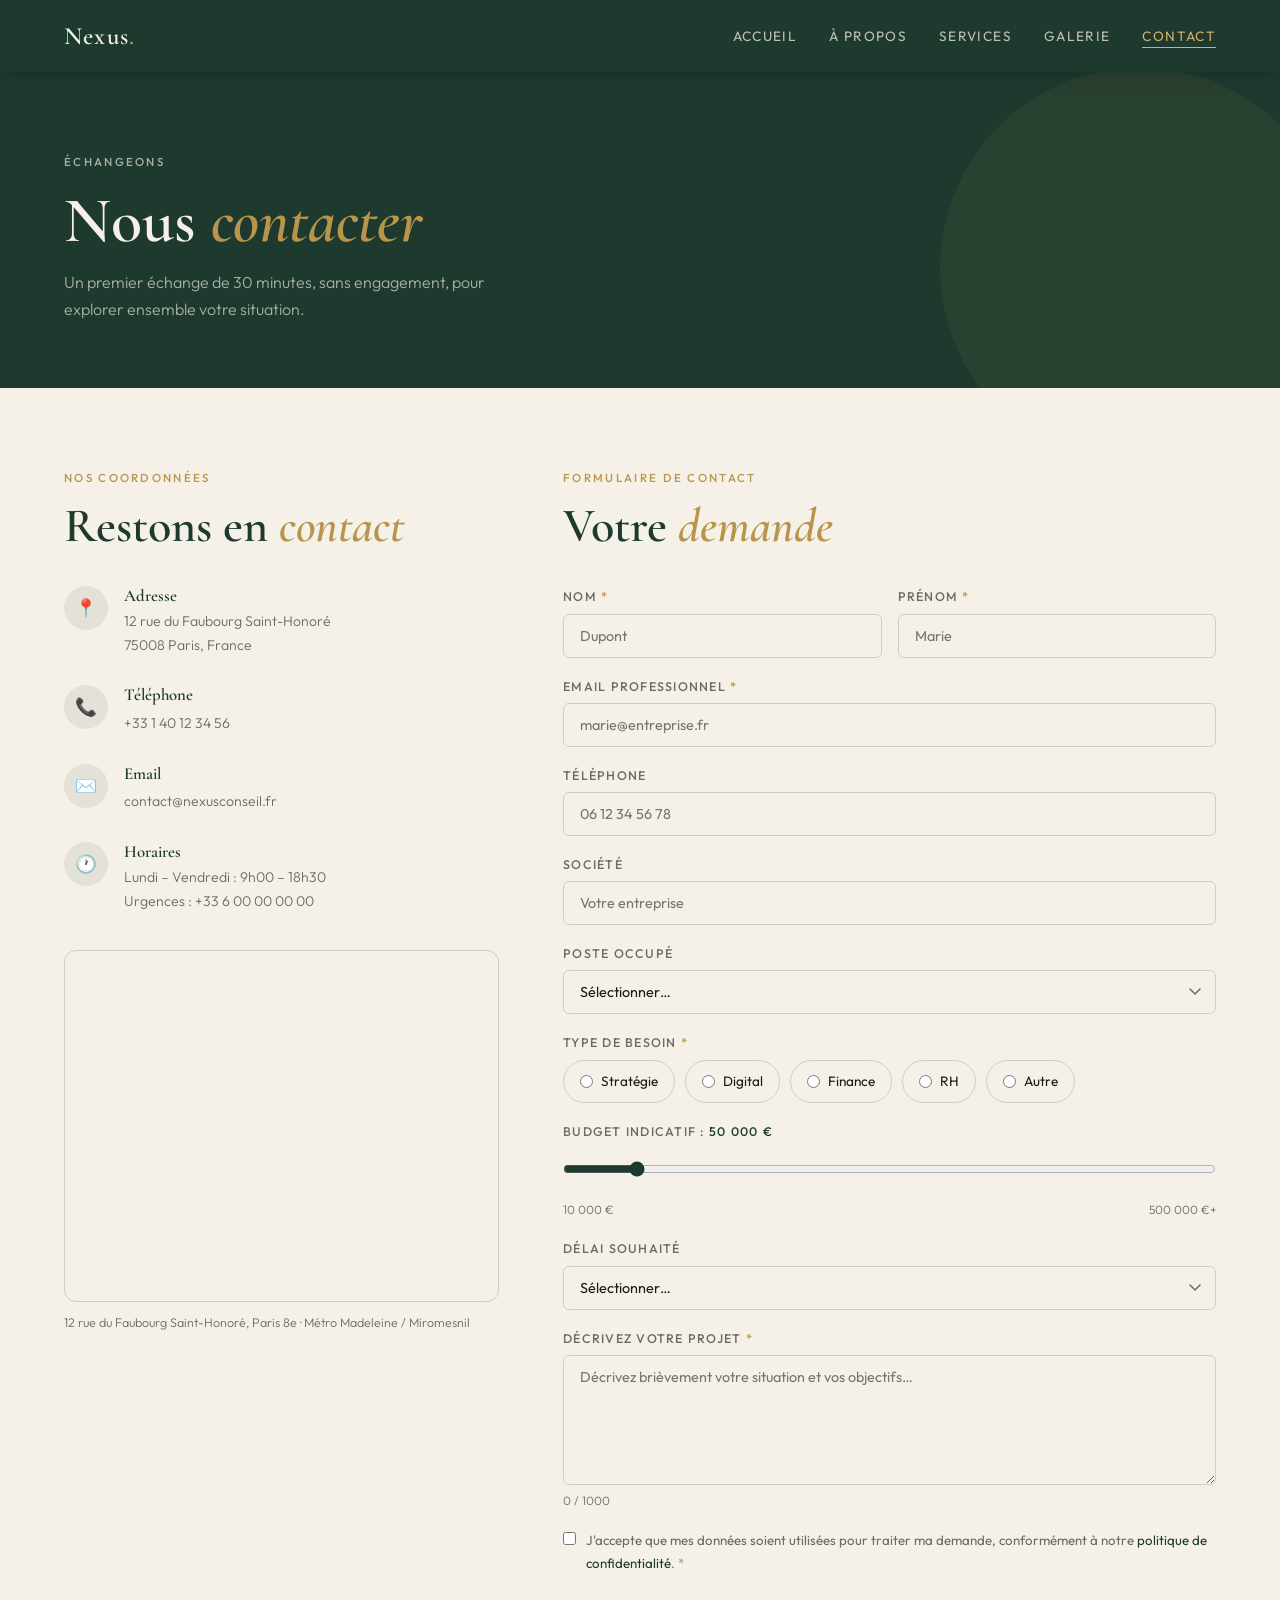
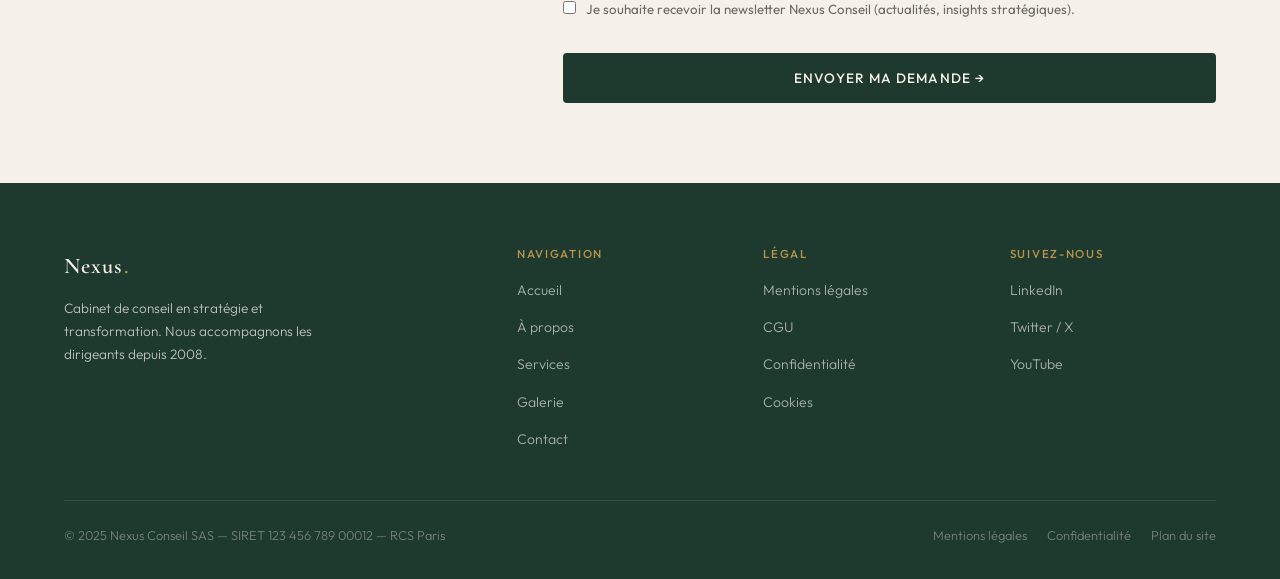
<file: tp3/pages/contact.html>
<!DOCTYPE html>
<html lang="fr">
<head>
<meta charset="UTF-8"/>
<meta name="viewport" content="width=device-width,initial-scale=1"/>
<title>Contact — Nexus Conseil</title>
<meta name="description" content="Contactez Nexus Conseil pour un premier échange gratuit. Paris 8e."/>
<meta property="og:title" content="Contact — Nexus Conseil"/>
<meta property="og:type" content="website"/>
<link rel="stylesheet" href="../css/style.css"/>
<style>
.contact-grid{display:grid;grid-template-columns:1fr 1.5fr;gap:64px;align-items:start;}
@media(max-width:800px){.contact-grid{grid-template-columns:1fr;}}
.contact-info{display:flex;flex-direction:column;gap:28px;}
.contact-item{display:flex;gap:16px;align-items:flex-start;}
.contact-icon{width:44px;height:44px;background:rgba(30,58,47,0.08);border-radius:50%;display:flex;align-items:center;justify-content:center;font-size:1.1rem;flex-shrink:0;}
.contact-item h4{font-family:'Cormorant Garamond',serif;font-size:1.05rem;color:var(--green);margin-bottom:4px;}
.contact-item p,.contact-item a{font-size:0.88rem;color:var(--muted);}
.form-field{display:flex;flex-direction:column;gap:6px;margin-bottom:18px;}
.form-field label{font-size:0.78rem;font-weight:500;color:var(--muted);text-transform:uppercase;letter-spacing:0.1em;}
.form-field label span{color:var(--gold);}
.form-field input,.form-field select,.form-field textarea,.form-field input[type=range]{
  background:var(--cream);border:1px solid var(--border);color:var(--text);
  border-radius:6px;padding:12px 16px;font-family:'Outfit',sans-serif;
  font-size:0.9rem;outline:none;transition:border-color 0.2s,box-shadow 0.2s;width:100%;
}
.form-field input:focus,.form-field select:focus,.form-field textarea:focus{border-color:var(--green);box-shadow:0 0 0 3px rgba(30,58,47,0.08);}
.form-field textarea{resize:vertical;min-height:130px;}
.form-field select{appearance:none;background-image:url("data:image/svg+xml,%3Csvg xmlns='http://www.w3.org/2000/svg' width='12' height='8'%3E%3Cpath d='M1 1l5 5 5-5' stroke='%236b6b5e' fill='none' stroke-width='1.5' stroke-linecap='round'/%3E%3C/svg%3E");background-repeat:no-repeat;background-position:right 14px center;}
.radio-row{display:flex;flex-wrap:wrap;gap:10px;}
.radio-row label{display:flex;align-items:center;gap:8px;font-size:0.85rem;color:var(--text);text-transform:none;letter-spacing:0;cursor:pointer;background:var(--cream);border:1px solid var(--border);padding:9px 16px;border-radius:99px;transition:all 0.2s;font-weight:400;}
.radio-row label:hover{border-color:var(--green);}
.radio-row input[type=radio]{accent-color:var(--green);}
.budget-row{display:flex;align-items:center;gap:16px;}
.budget-val{font-family:'Cormorant Garamond',serif;font-size:1.2rem;color:var(--green);font-weight:600;white-space:nowrap;}
input[type=range]{padding:0;cursor:pointer;accent-color:var(--green);}
.map-wrap{border-radius:12px;overflow:hidden;border:1px solid var(--border);}
.map-wrap iframe{width:100%;height:350px;display:block;border:none;}
.success-msg{display:none;background:rgba(30,58,47,0.08);border:1px solid var(--green);color:var(--green);border-radius:8px;padding:20px 24px;text-align:center;font-size:0.95rem;}
.success-msg.show{display:block;}
</style>
</head>
<body>

<nav>
  <a href="../index.html" class="nav-logo">Nexus<span>.</span></a>
  <ul class="nav-links">
    <li><a href="../index.html">Accueil</a></li>
    <li><a href="about.html">À propos</a></li>
    <li><a href="services.html">Services</a></li>
    <li><a href="gallery.html">Galerie</a></li>
    <li><a href="contact.html" class="active">Contact</a></li>
  </ul>
  <button class="burger" aria-label="Menu"><span></span><span></span><span></span></button>
</nav>

<div class="page-header">
  <p class="section-label">Échangeons</p>
  <h1>Nous <em style="font-style:italic;color:var(--gold);">contacter</em></h1>
  <p>Un premier échange de 30 minutes, sans engagement, pour explorer ensemble votre situation.</p>
</div>

<section>
  <div class="contact-grid">
    <!-- Coordonnées + carte -->
    <div>
      <p class="section-label">Nos coordonnées</p>
      <h2 class="section-title" style="margin-bottom:32px;">Restons en <em>contact</em></h2>
      <div class="contact-info">
        <div class="contact-item">
          <div class="contact-icon">📍</div>
          <div>
            <h4>Adresse</h4>
            <p>12 rue du Faubourg Saint-Honoré<br/>75008 Paris, France</p>
          </div>
        </div>
        <div class="contact-item">
          <div class="contact-icon">📞</div>
          <div>
            <h4>Téléphone</h4>
            <a href="tel:+33140123456">+33 1 40 12 34 56</a>
          </div>
        </div>
        <div class="contact-item">
          <div class="contact-icon">✉️</div>
          <div>
            <h4>Email</h4>
            <a href="mailto:contact@nexusconseil.fr">contact@nexusconseil.fr</a>
          </div>
        </div>
        <div class="contact-item">
          <div class="contact-icon">🕐</div>
          <div>
            <h4>Horaires</h4>
            <p>Lundi – Vendredi : 9h00 – 18h30<br/>Urgences : <a href="tel:+33600000000">+33 6 00 00 00 00</a></p>
          </div>
        </div>
      </div>

      <div class="map-wrap" style="margin-top:36px;">
        <iframe
          src="https://www.openstreetmap.org/export/embed.html?bbox=2.295%2C48.866%2C2.325%2C48.876&layer=mapnik&marker=48.871%2C2.310"
          title="Carte Nexus Conseil Paris"
          loading="lazy"
          allowfullscreen>
        </iframe>
      </div>
      <p style="font-size:0.78rem;color:var(--muted);margin-top:10px;">12 rue du Faubourg Saint-Honoré, Paris 8e · Métro Madeleine / Miromesnil</p>
    </div>

    <!-- Formulaire -->
    <div>
      <p class="section-label">Formulaire de contact</p>
      <h2 class="section-title" style="margin-bottom:32px;">Votre <em>demande</em></h2>
      <div id="success" class="success-msg">✅ Message envoyé ! Nous vous répondrons sous 24h.</div>
      <form id="contact-form" novalidate>

        <div style="display:grid;grid-template-columns:1fr 1fr;gap:16px;">
          <div class="form-field">
            <label for="c-nom">Nom <span>*</span></label>
            <input type="text" id="c-nom" name="nom" placeholder="Dupont" autocomplete="family-name" required/>
          </div>
          <div class="form-field">
            <label for="c-prenom">Prénom <span>*</span></label>
            <input type="text" id="c-prenom" name="prenom" placeholder="Marie" autocomplete="given-name" required/>
          </div>
        </div>

        <div class="form-field">
          <label for="c-email">Email professionnel <span>*</span></label>
          <input type="email" id="c-email" name="email" placeholder="marie@entreprise.fr" autocomplete="email" required/>
        </div>

        <div class="form-field">
          <label for="c-tel">Téléphone</label>
          <input type="tel" id="c-tel" name="tel" placeholder="06 12 34 56 78"
                 pattern="^(?:(?:\+|00)33|0)\s*[1-9](?:[\s.-]*\d{2}){4}$"
                 autocomplete="tel"/>
        </div>

        <div class="form-field">
          <label for="c-societe">Société</label>
          <input type="text" id="c-societe" name="societe" placeholder="Votre entreprise" autocomplete="organization"/>
        </div>

        <div class="form-field">
          <label for="c-poste">Poste occupé</label>
          <select id="c-poste" name="poste" autocomplete="organization-title">
            <option value="">Sélectionner…</option>
            <option>Dirigeant / PDG / DG</option>
            <option>Directeur Général Adjoint</option>
            <option>Directeur Financier (CFO)</option>
            <option>Directeur des Opérations (COO)</option>
            <option>Directeur des Systèmes d'Information (DSI)</option>
            <option>Directeur RH (DRH)</option>
            <option>Directeur Commercial</option>
            <option>Autre</option>
          </select>
        </div>

        <div class="form-field">
          <label>Type de besoin <span>*</span></label>
          <div class="radio-row">
            <label><input type="radio" name="besoin" value="strategie" required/> Stratégie</label>
            <label><input type="radio" name="besoin" value="digital"/> Digital</label>
            <label><input type="radio" name="besoin" value="finance"/> Finance</label>
            <label><input type="radio" name="besoin" value="rh"/> RH</label>
            <label><input type="radio" name="besoin" value="autre"/> Autre</label>
          </div>
        </div>

        <div class="form-field">
          <label for="c-budget">Budget indicatif : <span id="budget-display" style="color:var(--green);font-weight:500;">50 000 €</span></label>
          <div class="budget-row">
            <input type="range" id="c-budget" name="budget" min="10000" max="500000" step="5000" value="50000"/>
          </div>
          <div style="display:flex;justify-content:space-between;font-size:0.75rem;color:var(--muted);margin-top:4px;">
            <span>10 000 €</span><span>500 000 €+</span>
          </div>
        </div>

        <div class="form-field">
          <label for="c-delay">Délai souhaité</label>
          <select id="c-delay" name="delai">
            <option value="">Sélectionner…</option>
            <option>Urgent (moins d'1 mois)</option>
            <option>Court terme (1–3 mois)</option>
            <option>Moyen terme (3–6 mois)</option>
            <option>Long terme (6+ mois)</option>
          </select>
        </div>

        <div class="form-field">
          <label for="c-msg">Décrivez votre projet <span>*</span></label>
          <textarea id="c-msg" name="message" placeholder="Décrivez brièvement votre situation et vos objectifs…" maxlength="1000" required></textarea>
          <span style="font-size:0.75rem;color:var(--muted);" id="msg-count">0 / 1000</span>
        </div>

        <div style="display:flex;align-items:flex-start;gap:10px;margin-bottom:24px;">
          <input type="checkbox" id="c-rgpd" name="rgpd" required style="width:auto;margin-top:3px;accent-color:var(--green);"/>
          <label for="c-rgpd" style="font-size:0.83rem;color:var(--muted);text-transform:none;letter-spacing:0;font-weight:400;">
            J'accepte que mes données soient utilisées pour traiter ma demande, conformément à notre <a href="#" style="color:var(--green);">politique de confidentialité</a>. <span style="color:var(--gold);">*</span>
          </label>
        </div>

        <div style="display:flex;align-items:flex-start;gap:10px;margin-bottom:32px;">
          <input type="checkbox" id="c-newsletter" name="newsletter" style="width:auto;margin-top:3px;accent-color:var(--green);"/>
          <label for="c-newsletter" style="font-size:0.83rem;color:var(--muted);text-transform:none;letter-spacing:0;font-weight:400;">
            Je souhaite recevoir la newsletter Nexus Conseil (actualités, insights stratégiques).
          </label>
        </div>

        <input type="hidden" name="source" value="contact-page"/>
        <input type="hidden" name="timestamp" id="ts"/>

        <button type="submit" class="btn btn-green" style="width:100%;justify-content:center;padding:16px;">
          Envoyer ma demande →
        </button>
      </form>
    </div>
  </div>
</section>

<footer>
  <div class="footer-grid">
    <div class="footer-brand"><span class="nav-logo">Nexus<span>.</span></span><p>Cabinet de conseil en stratégie et transformation. Nous accompagnons les dirigeants depuis 2008.</p></div>
    <div class="footer-col"><h4>Navigation</h4><ul><li><a href="../index.html">Accueil</a></li><li><a href="about.html">À propos</a></li><li><a href="services.html">Services</a></li><li><a href="gallery.html">Galerie</a></li><li><a href="contact.html">Contact</a></li></ul></div>
    <div class="footer-col"><h4>Légal</h4><ul><li><a href="#">Mentions légales</a></li><li><a href="#">CGU</a></li><li><a href="#">Confidentialité</a></li><li><a href="#">Cookies</a></li></ul></div>
    <div class="footer-col"><h4>Suivez-nous</h4><ul><li><a href="#">LinkedIn</a></li><li><a href="#">Twitter / X</a></li><li><a href="#">YouTube</a></li></ul></div>
  </div>
  <div class="footer-bottom">
    <span>© 2025 Nexus Conseil SAS — SIRET 123 456 789 00012 — RCS Paris</span>
    <span style="display:flex;gap:20px;"><a href="#">Mentions légales</a><a href="#">Confidentialité</a><a href="#">Plan du site</a></span>
  </div>
</footer>

<script src="../js/nav.js"></script>
<script>
document.getElementById('ts').value = new Date().toISOString();
const budgetInput = document.getElementById('c-budget');
const budgetDisplay = document.getElementById('budget-display');
budgetInput.addEventListener('input', () => {
  const v = parseInt(budgetInput.value);
  budgetDisplay.textContent = v >= 500000 ? '500 000 €+' : v.toLocaleString('fr-FR') + ' €';
});
const msg = document.getElementById('c-msg');
const msgCount = document.getElementById('msg-count');
msg.addEventListener('input', () => { msgCount.textContent = msg.value.length + ' / 1000'; });
const form = document.getElementById('contact-form');
form.addEventListener('submit', e => {
  e.preventDefault();
  if (!form.checkValidity()) { form.querySelector(':invalid').reportValidity(); return; }
  form.style.display = 'none';
  document.getElementById('success').classList.add('show');
  window.scrollTo({ top: 0, behavior: 'smooth' });
});
</script>
</body>
</html>
</file>
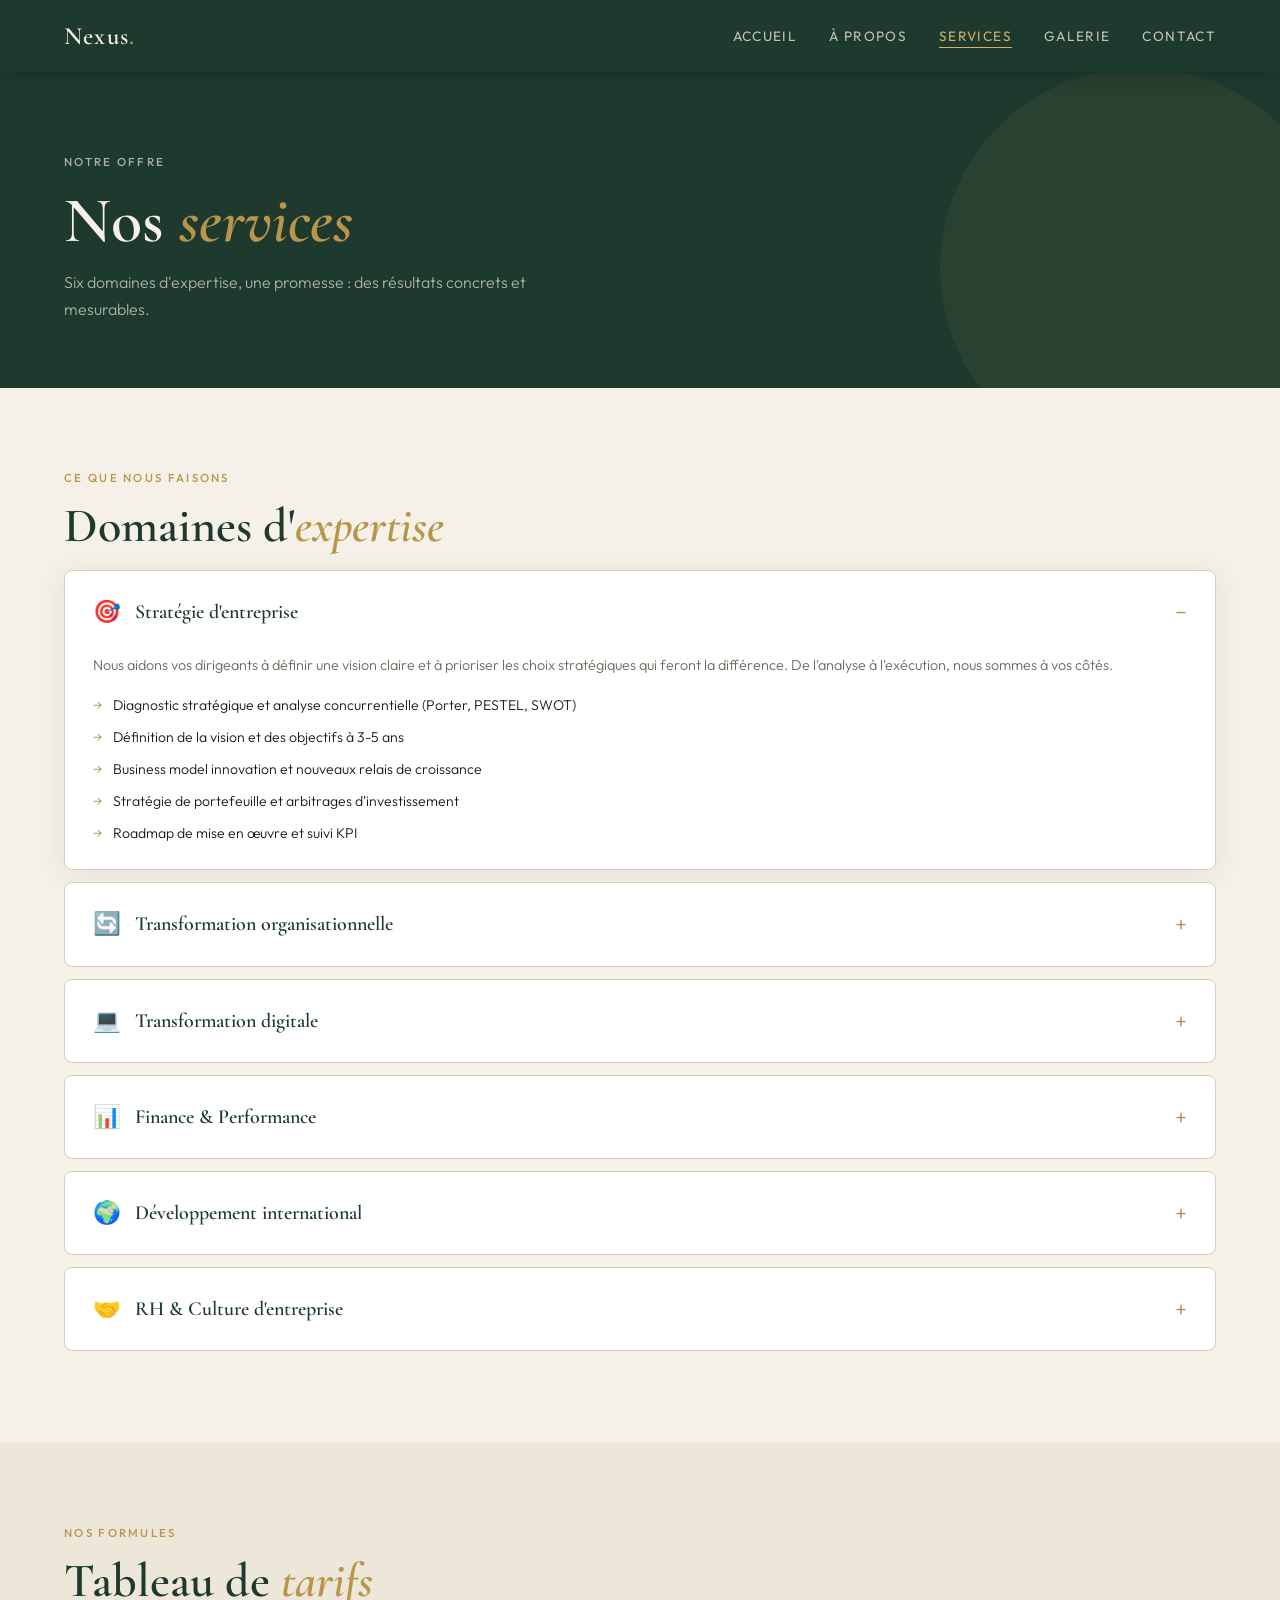
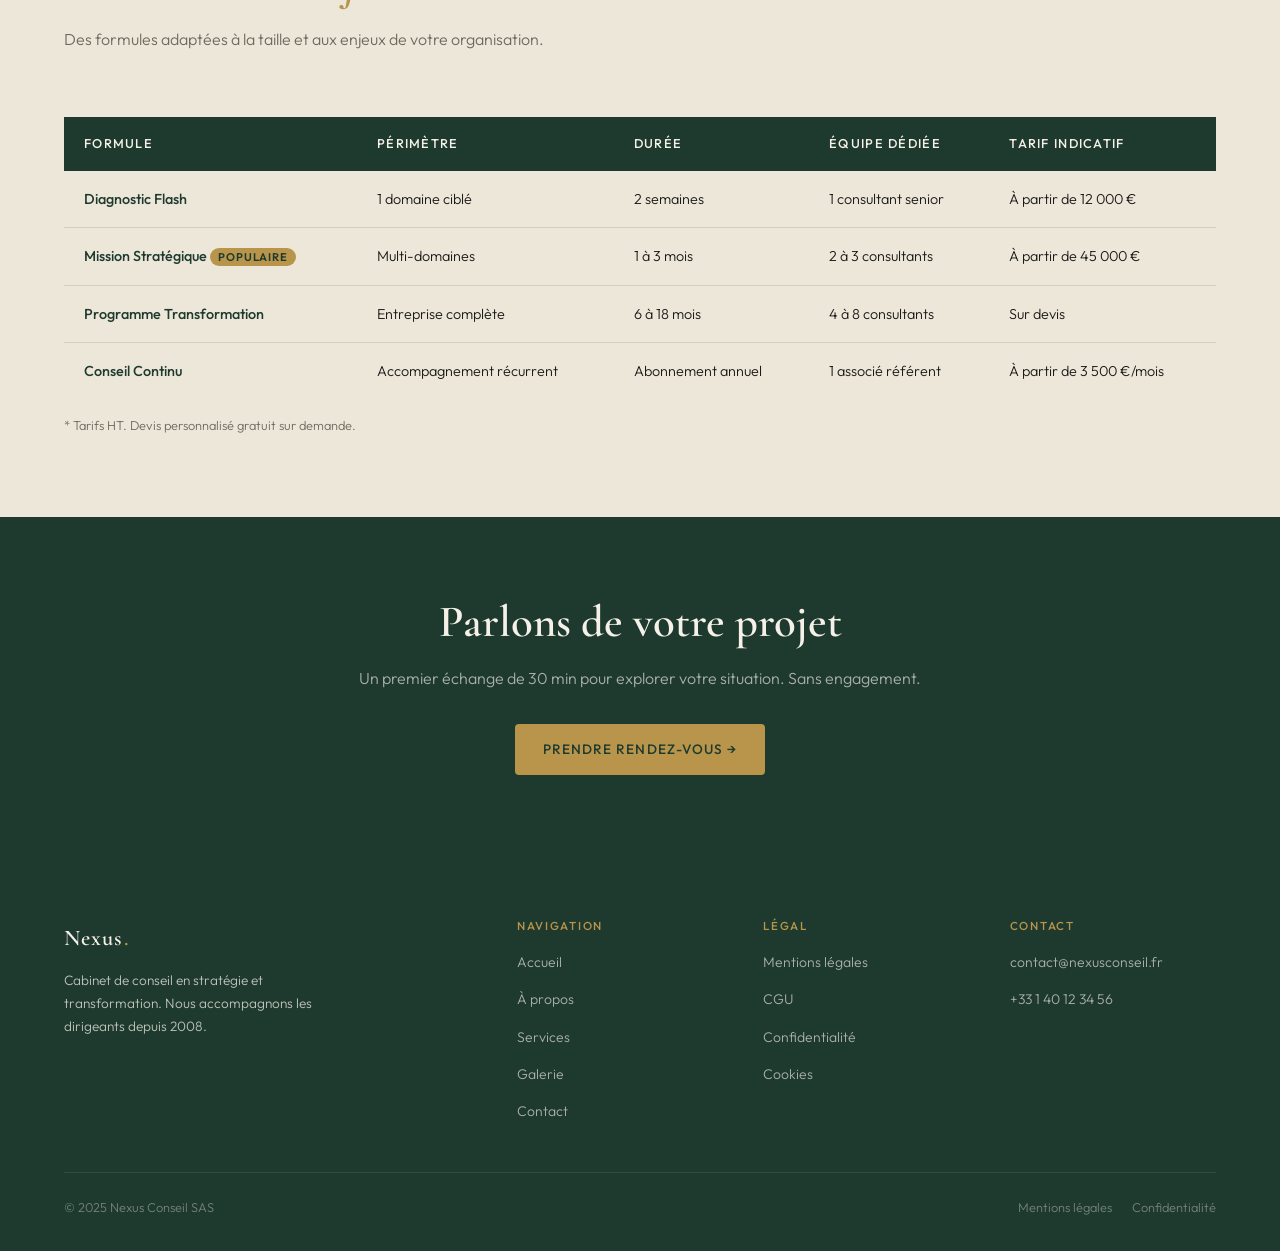
<file: tp3/pages/services.html>
<!DOCTYPE html>
<html lang="fr">
<head>
<meta charset="UTF-8"/>
<meta name="viewport" content="width=device-width,initial-scale=1"/>
<title>Services — Nexus Conseil</title>
<meta name="description" content="Stratégie, transformation digitale, finance, RH : découvrez tous les services de Nexus Conseil."/>
<meta property="og:title" content="Nos services — Nexus Conseil"/>
<meta property="og:type" content="website"/>
<link rel="stylesheet" href="../css/style.css"/>
<style>
details{border:1px solid var(--border);border-radius:8px;background:var(--white);margin-bottom:12px;overflow:hidden;transition:box-shadow 0.2s;}
details[open]{box-shadow:var(--shadow);}
summary{padding:22px 28px;font-family:'Cormorant Garamond',serif;font-size:1.25rem;color:var(--green);cursor:pointer;display:flex;justify-content:space-between;align-items:center;list-style:none;font-weight:600;}
summary::-webkit-details-marker{display:none;}
summary::after{content:'+';font-family:'Outfit',sans-serif;font-size:1.4rem;color:var(--gold);font-weight:300;transition:transform 0.3s;}
details[open] summary::after{content:'−';}
.details-body{padding:0 28px 24px;}
.details-body p{color:var(--muted);font-size:0.9rem;margin-bottom:16px;}
.details-body ul{list-style:none;display:flex;flex-direction:column;gap:8px;}
.details-body li{font-size:0.88rem;color:var(--text);padding-left:20px;position:relative;}
.details-body li::before{content:'→';position:absolute;left:0;color:var(--gold);}
.service-header{display:flex;align-items:center;gap:14px;}
.service-icon{font-size:1.4rem;}
.pricing-table{width:100%;border-collapse:collapse;margin-top:16px;}
.pricing-table th{background:var(--green);color:var(--cream);font-family:'Outfit',sans-serif;font-size:0.8rem;font-weight:500;letter-spacing:0.1em;text-transform:uppercase;padding:16px 20px;text-align:left;}
.pricing-table td{padding:16px 20px;font-size:0.9rem;border-bottom:1px solid var(--border);vertical-align:top;}
.pricing-table tr:last-child td{border-bottom:none;}
.pricing-table tr:nth-child(even) td{background:var(--cream2);}
.pricing-table td:first-child{font-weight:500;color:var(--green);}
.badge-pop{background:var(--gold);color:var(--green);font-size:0.7rem;font-weight:600;padding:2px 8px;border-radius:99px;text-transform:uppercase;letter-spacing:0.08em;}
</style>
</head>
<body>

<nav>
  <a href="../index.html" class="nav-logo">Nexus<span>.</span></a>
  <ul class="nav-links">
    <li><a href="../index.html">Accueil</a></li>
    <li><a href="about.html">À propos</a></li>
    <li><a href="services.html" class="active">Services</a></li>
    <li><a href="gallery.html">Galerie</a></li>
    <li><a href="contact.html">Contact</a></li>
  </ul>
  <button class="burger" aria-label="Menu"><span></span><span></span><span></span></button>
</nav>

<div class="page-header">
  <p class="section-label">Notre offre</p>
  <h1>Nos <em style="font-style:italic;color:var(--gold);">services</em></h1>
  <p>Six domaines d'expertise, une promesse : des résultats concrets et mesurables.</p>
</div>

<!-- SERVICES ACCORDION -->
<section>
  <p class="section-label">Ce que nous faisons</p>
  <h2 class="section-title">Domaines d'<em>expertise</em></h2>

  <details open>
    <summary><div class="service-header"><span class="service-icon">🎯</span> Stratégie d'entreprise</div></summary>
    <div class="details-body">
      <p>Nous aidons vos dirigeants à définir une vision claire et à prioriser les choix stratégiques qui feront la différence. De l'analyse à l'exécution, nous sommes à vos côtés.</p>
      <ul>
        <li>Diagnostic stratégique et analyse concurrentielle (Porter, PESTEL, SWOT)</li>
        <li>Définition de la vision et des objectifs à 3-5 ans</li>
        <li>Business model innovation et nouveaux relais de croissance</li>
        <li>Stratégie de portefeuille et arbitrages d'investissement</li>
        <li>Roadmap de mise en œuvre et suivi KPI</li>
      </ul>
    </div>
  </details>

  <details>
    <summary><div class="service-header"><span class="service-icon">🔄</span> Transformation organisationnelle</div></summary>
    <div class="details-body">
      <p>La transformation réussie passe par les hommes. Nous accompagnons le changement avec méthode, en intégrant la dimension humaine dès le départ.</p>
      <ul>
        <li>Conduite du changement et communication interne</li>
        <li>Redesign des structures organisationnelles</li>
        <li>Agilité à l'échelle (SAFe, LeSS, Spotify model)</li>
        <li>Optimisation des processus opérationnels (Lean, Six Sigma)</li>
        <li>Gestion de programme de transformation complexe</li>
      </ul>
    </div>
  </details>

  <details>
    <summary><div class="service-header"><span class="service-icon">💻</span> Transformation digitale</div></summary>
    <div class="details-body">
      <p>Du diagnostic SI à la gouvernance data, en passant par l'IA générative : nous vous aidons à tirer parti du digital pour créer de la valeur durable.</p>
      <ul>
        <li>Audit du système d'information et feuille de route digitale</li>
        <li>Stratégie data et gouvernance de la donnée</li>
        <li>Intelligence artificielle générative : cas d'usage et déploiement</li>
        <li>Cybersécurité et conformité RGPD</li>
        <li>Sélection et intégration de solutions cloud (ERP, CRM, BI)</li>
      </ul>
    </div>
  </details>

  <details>
    <summary><div class="service-header"><span class="service-icon">📊</span> Finance & Performance</div></summary>
    <div class="details-body">
      <p>Nous optimisons votre performance financière à court et long terme, de la trésorerie à la stratégie M&A.</p>
      <ul>
        <li>Optimisation du contrôle de gestion et du reporting</li>
        <li>Réduction des coûts et amélioration des marges</li>
        <li>Due diligence acheteur/vendeur (M&A)</li>
        <li>Restructuration financière et plan de retournement</li>
        <li>Préparation à la levée de fonds ou à l'introduction en bourse</li>
      </ul>
    </div>
  </details>

  <details>
    <summary><div class="service-header"><span class="service-icon">🌍</span> Développement international</div></summary>
    <div class="details-body">
      <p>Vous souhaitez conquérir de nouveaux marchés ? Notre réseau international et notre expertise locale vous ouvrent les portes.</p>
      <ul>
        <li>Étude de marché et sélection des pays cibles</li>
        <li>Stratégie d'entrée (filiale, JV, partenariat, acquisition)</li>
        <li>Accompagnement réglementaire et culturel</li>
        <li>Construction des équipes locales</li>
        <li>Suivi de la performance internationale</li>
      </ul>
    </div>
  </details>

  <details>
    <summary><div class="service-header"><span class="service-icon">🤝</span> RH & Culture d'entreprise</div></summary>
    <div class="details-body">
      <p>Le capital humain est votre premier avantage compétitif. Nous vous aidons à l'attirer, le développer et le fidéliser.</p>
      <ul>
        <li>Diagnostic culture et plan de transformation culturelle</li>
        <li>Développement du leadership et coaching de dirigeants</li>
        <li>Stratégie talent et marque employeur</li>
        <li>GPEC et gestion prévisionnelle des compétences</li>
        <li>Programmes diversité, équité et inclusion (DEI)</li>
      </ul>
    </div>
  </details>
</section>

<!-- TABLEAU DE TARIFS -->
<section style="background:var(--cream2);">
  <p class="section-label">Nos formules</p>
  <h2 class="section-title">Tableau de <em>tarifs</em></h2>
  <p class="section-sub">Des formules adaptées à la taille et aux enjeux de votre organisation.</p>
  <div style="overflow-x:auto;">
    <table class="pricing-table">
      <thead>
        <tr>
          <th>Formule</th>
          <th>Périmètre</th>
          <th>Durée</th>
          <th>Équipe dédiée</th>
          <th>Tarif indicatif</th>
        </tr>
      </thead>
      <tbody>
        <tr>
          <td>Diagnostic Flash</td>
          <td colspan="1">1 domaine ciblé</td>
          <td>2 semaines</td>
          <td>1 consultant senior</td>
          <td>À partir de 12 000 €</td>
        </tr>
        <tr>
          <td>Mission Stratégique <span class="badge-pop">Populaire</span></td>
          <td rowspan="1">Multi-domaines</td>
          <td>1 à 3 mois</td>
          <td>2 à 3 consultants</td>
          <td>À partir de 45 000 €</td>
        </tr>
        <tr>
          <td>Programme Transformation</td>
          <td>Entreprise complète</td>
          <td>6 à 18 mois</td>
          <td>4 à 8 consultants</td>
          <td>Sur devis</td>
        </tr>
        <tr>
          <td>Conseil Continu</td>
          <td>Accompagnement récurrent</td>
          <td>Abonnement annuel</td>
          <td>1 associé référent</td>
          <td>À partir de 3 500 €/mois</td>
        </tr>
      </tbody>
    </table>
  </div>
  <p style="font-size:0.8rem;color:var(--muted);margin-top:16px;">* Tarifs HT. Devis personnalisé gratuit sur demande.</p>
</section>

<!-- CTA -->
<section style="background:var(--green);text-align:center;">
  <h2 style="font-family:'Cormorant Garamond',serif;font-size:clamp(2rem,4vw,2.8rem);color:var(--cream);margin-bottom:16px;">Parlons de votre projet</h2>
  <p style="color:rgba(245,240,232,0.65);margin-bottom:32px;">Un premier échange de 30 min pour explorer votre situation. Sans engagement.</p>
  <a href="contact.html" class="btn btn-gold">Prendre rendez-vous →</a>
</section>

<footer>
  <div class="footer-grid">
    <div class="footer-brand"><span class="nav-logo">Nexus<span>.</span></span><p>Cabinet de conseil en stratégie et transformation. Nous accompagnons les dirigeants depuis 2008.</p></div>
    <div class="footer-col"><h4>Navigation</h4><ul><li><a href="../index.html">Accueil</a></li><li><a href="about.html">À propos</a></li><li><a href="services.html">Services</a></li><li><a href="gallery.html">Galerie</a></li><li><a href="contact.html">Contact</a></li></ul></div>
    <div class="footer-col"><h4>Légal</h4><ul><li><a href="#">Mentions légales</a></li><li><a href="#">CGU</a></li><li><a href="#">Confidentialité</a></li><li><a href="#">Cookies</a></li></ul></div>
    <div class="footer-col"><h4>Contact</h4><ul><li><a href="mailto:contact@nexusconseil.fr">contact@nexusconseil.fr</a></li><li><a href="tel:+33140123456">+33 1 40 12 34 56</a></li></ul></div>
  </div>
  <div class="footer-bottom"><span>© 2025 Nexus Conseil SAS</span><span style="display:flex;gap:20px;"><a href="#">Mentions légales</a><a href="#">Confidentialité</a></span></div>
</footer>

<script src="../js/nav.js"></script>
</body>
</html>
</file>
<file: tp3/css/style.css>
@import url('https://fonts.googleapis.com/css2?family=Cormorant+Garamond:ital,wght@0,300;0,400;0,600;1,300;1,400&family=Outfit:wght@300;400;500;600&display=swap');

:root {
  --cream:#f5f0e8;--cream2:#ede7d9;--green:#1e3a2f;--green2:#2d5240;
  --gold:#b8954a;--gold2:#d4af6a;--text:#1a1a18;--muted:#6b6b5e;
  --white:#ffffff;--border:#d6cebc;--radius:4px;
  --shadow:0 4px 30px rgba(30,58,47,0.08);--nav-h:72px;
}
*,*::before,*::after{box-sizing:border-box;margin:0;padding:0;}
html{scroll-behavior:smooth;}
body{font-family:'Outfit',sans-serif;font-weight:300;background:var(--cream);color:var(--text);line-height:1.7;padding-top:var(--nav-h);}
img{max-width:100%;display:block;}
a{color:inherit;text-decoration:none;}
h1,h2,h3,h4{font-family:'Cormorant Garamond',serif;font-weight:600;line-height:1.15;}

nav{position:fixed;top:0;left:0;right:0;height:var(--nav-h);background:var(--green);display:flex;align-items:center;justify-content:space-between;padding:0 5vw;z-index:1000;box-shadow:0 2px 20px rgba(0,0,0,0.2);}
.nav-logo{font-family:'Cormorant Garamond',serif;font-size:1.55rem;font-weight:600;color:var(--cream);letter-spacing:0.05em;}
.nav-logo span{color:var(--gold);}
.nav-links{display:flex;gap:2rem;list-style:none;}
.nav-links a{color:rgba(245,240,232,0.75);font-size:0.85rem;font-weight:400;letter-spacing:0.1em;text-transform:uppercase;transition:color 0.2s;padding-bottom:2px;border-bottom:1px solid transparent;}
.nav-links a:hover,.nav-links a.active{color:var(--gold2);border-bottom-color:var(--gold2);}
.burger{display:none;flex-direction:column;gap:5px;cursor:pointer;background:none;border:none;padding:4px;}
.burger span{display:block;width:24px;height:2px;background:var(--cream);transition:all 0.3s;}

section{padding:80px 5vw;}
.section-label{font-size:0.72rem;font-weight:500;letter-spacing:0.2em;text-transform:uppercase;color:var(--gold);margin-bottom:12px;}
.section-title{font-size:clamp(2rem,4vw,3rem);color:var(--green);margin-bottom:16px;}
.section-title em{font-style:italic;color:var(--gold);}
.section-sub{color:var(--muted);font-size:1rem;max-width:520px;margin-bottom:48px;}

.hero{min-height:90vh;display:flex;align-items:center;padding:80px 5vw;position:relative;overflow:hidden;background:var(--green);}
.hero-bg{position:absolute;inset:0;background:radial-gradient(ellipse at 60% 50%,rgba(184,149,74,0.12) 0%,transparent 60%),linear-gradient(135deg,#1e3a2f 0%,#0e1f18 100%);}
.hero-content{position:relative;z-index:1;max-width:640px;animation:heroIn 0.9s cubic-bezier(0.16,1,0.3,1) both;}
@keyframes heroIn{from{opacity:0;transform:translateY(30px);}to{opacity:1;transform:translateY(0);}}
.hero-eyebrow{font-size:0.72rem;letter-spacing:0.25em;text-transform:uppercase;color:var(--gold);margin-bottom:20px;}
.hero h1{font-size:clamp(2.8rem,6vw,5rem);color:var(--cream);line-height:1.08;margin-bottom:24px;}
.hero h1 em{font-style:italic;color:var(--gold2);}
.hero p{color:rgba(245,240,232,0.7);font-size:1.05rem;margin-bottom:40px;max-width:480px;}

.btn{display:inline-flex;align-items:center;gap:10px;padding:14px 28px;border-radius:var(--radius);font-family:'Outfit',sans-serif;font-size:0.85rem;font-weight:500;letter-spacing:0.08em;text-transform:uppercase;cursor:pointer;border:none;transition:all 0.25s;}
.btn-gold{background:var(--gold);color:var(--green);}
.btn-gold:hover{background:var(--gold2);transform:translateY(-2px);box-shadow:0 8px 24px rgba(184,149,74,0.35);}
.btn-outline{background:transparent;color:var(--cream);border:1px solid rgba(245,240,232,0.4);}
.btn-outline:hover{border-color:var(--gold);color:var(--gold);}
.btn-green{background:var(--green);color:var(--cream);}
.btn-green:hover{background:var(--green2);transform:translateY(-2px);}

.card{background:var(--white);border:1px solid var(--border);border-radius:8px;padding:32px;transition:transform 0.25s,box-shadow 0.25s;}
.card:hover{transform:translateY(-4px);box-shadow:var(--shadow);}
.card-icon{width:48px;height:48px;background:rgba(30,58,47,0.08);border-radius:50%;display:flex;align-items:center;justify-content:center;font-size:1.4rem;margin-bottom:18px;}
.card h3{font-size:1.3rem;color:var(--green);margin-bottom:10px;}
.card p{font-size:0.9rem;color:var(--muted);}

.grid-3{display:grid;grid-template-columns:repeat(3,1fr);gap:24px;}
.grid-2{display:grid;grid-template-columns:repeat(2,1fr);gap:32px;}
@media(max-width:900px){.grid-3{grid-template-columns:repeat(2,1fr);}}
@media(max-width:600px){.grid-3,.grid-2{grid-template-columns:1fr;}}

.testimonial{background:var(--green);color:var(--cream);border-radius:8px;padding:36px;}
.testimonial blockquote{font-family:'Cormorant Garamond',serif;font-size:1.35rem;font-style:italic;line-height:1.5;margin-bottom:20px;color:rgba(245,240,232,0.9);}
.testimonial-author{display:flex;align-items:center;gap:12px;}
.testimonial-avatar{width:44px;height:44px;border-radius:50%;background:var(--gold);display:flex;align-items:center;justify-content:center;font-family:'Cormorant Garamond',serif;font-size:1.1rem;color:var(--green);font-weight:600;flex-shrink:0;}
.testimonial-name{font-weight:500;font-size:0.9rem;}
.testimonial-role{font-size:0.8rem;color:rgba(245,240,232,0.55);}

footer{background:var(--green);color:rgba(245,240,232,0.75);padding:64px 5vw 32px;}
.footer-grid{display:grid;grid-template-columns:2fr 1fr 1fr 1fr;gap:40px;margin-bottom:48px;}
@media(max-width:800px){.footer-grid{grid-template-columns:1fr 1fr;}}
@media(max-width:500px){.footer-grid{grid-template-columns:1fr;}}
.footer-brand .nav-logo{font-size:1.4rem;display:block;margin-bottom:12px;}
.footer-brand p{font-size:0.85rem;line-height:1.7;max-width:260px;}
.footer-col h4{color:var(--gold);font-family:'Outfit',sans-serif;font-size:0.72rem;font-weight:500;letter-spacing:0.15em;text-transform:uppercase;margin-bottom:16px;}
.footer-col ul{list-style:none;display:flex;flex-direction:column;gap:10px;}
.footer-col a{font-size:0.875rem;color:rgba(245,240,232,0.65);transition:color 0.2s;}
.footer-col a:hover{color:var(--gold2);}
.footer-bottom{border-top:1px solid rgba(245,240,232,0.1);padding-top:24px;display:flex;justify-content:space-between;align-items:center;flex-wrap:wrap;gap:12px;font-size:0.8rem;color:rgba(245,240,232,0.4);}

.gold-line{width:48px;height:2px;background:var(--gold);margin-bottom:24px;}

.page-header{background:var(--green);padding:80px 5vw 64px;position:relative;overflow:hidden;}
.page-header::after{content:'';position:absolute;right:-60px;bottom:-80px;width:400px;height:400px;border-radius:50%;background:rgba(184,149,74,0.07);pointer-events:none;}
.page-header h1{font-size:clamp(2.4rem,5vw,4rem);color:var(--cream);margin-bottom:12px;}
.page-header p{color:rgba(245,240,232,0.65);max-width:480px;}

@media(max-width:700px){
  .nav-links{display:none;position:absolute;top:var(--nav-h);left:0;right:0;background:var(--green);flex-direction:column;padding:20px 5vw 28px;gap:0;border-top:1px solid rgba(255,255,255,0.1);}
  .nav-links.open{display:flex;}
  .nav-links li a{padding:12px 0;display:block;}
  .burger{display:flex;}
}

.text-center{text-align:center;}
.green-bg{background:var(--cream2);}
</file>
